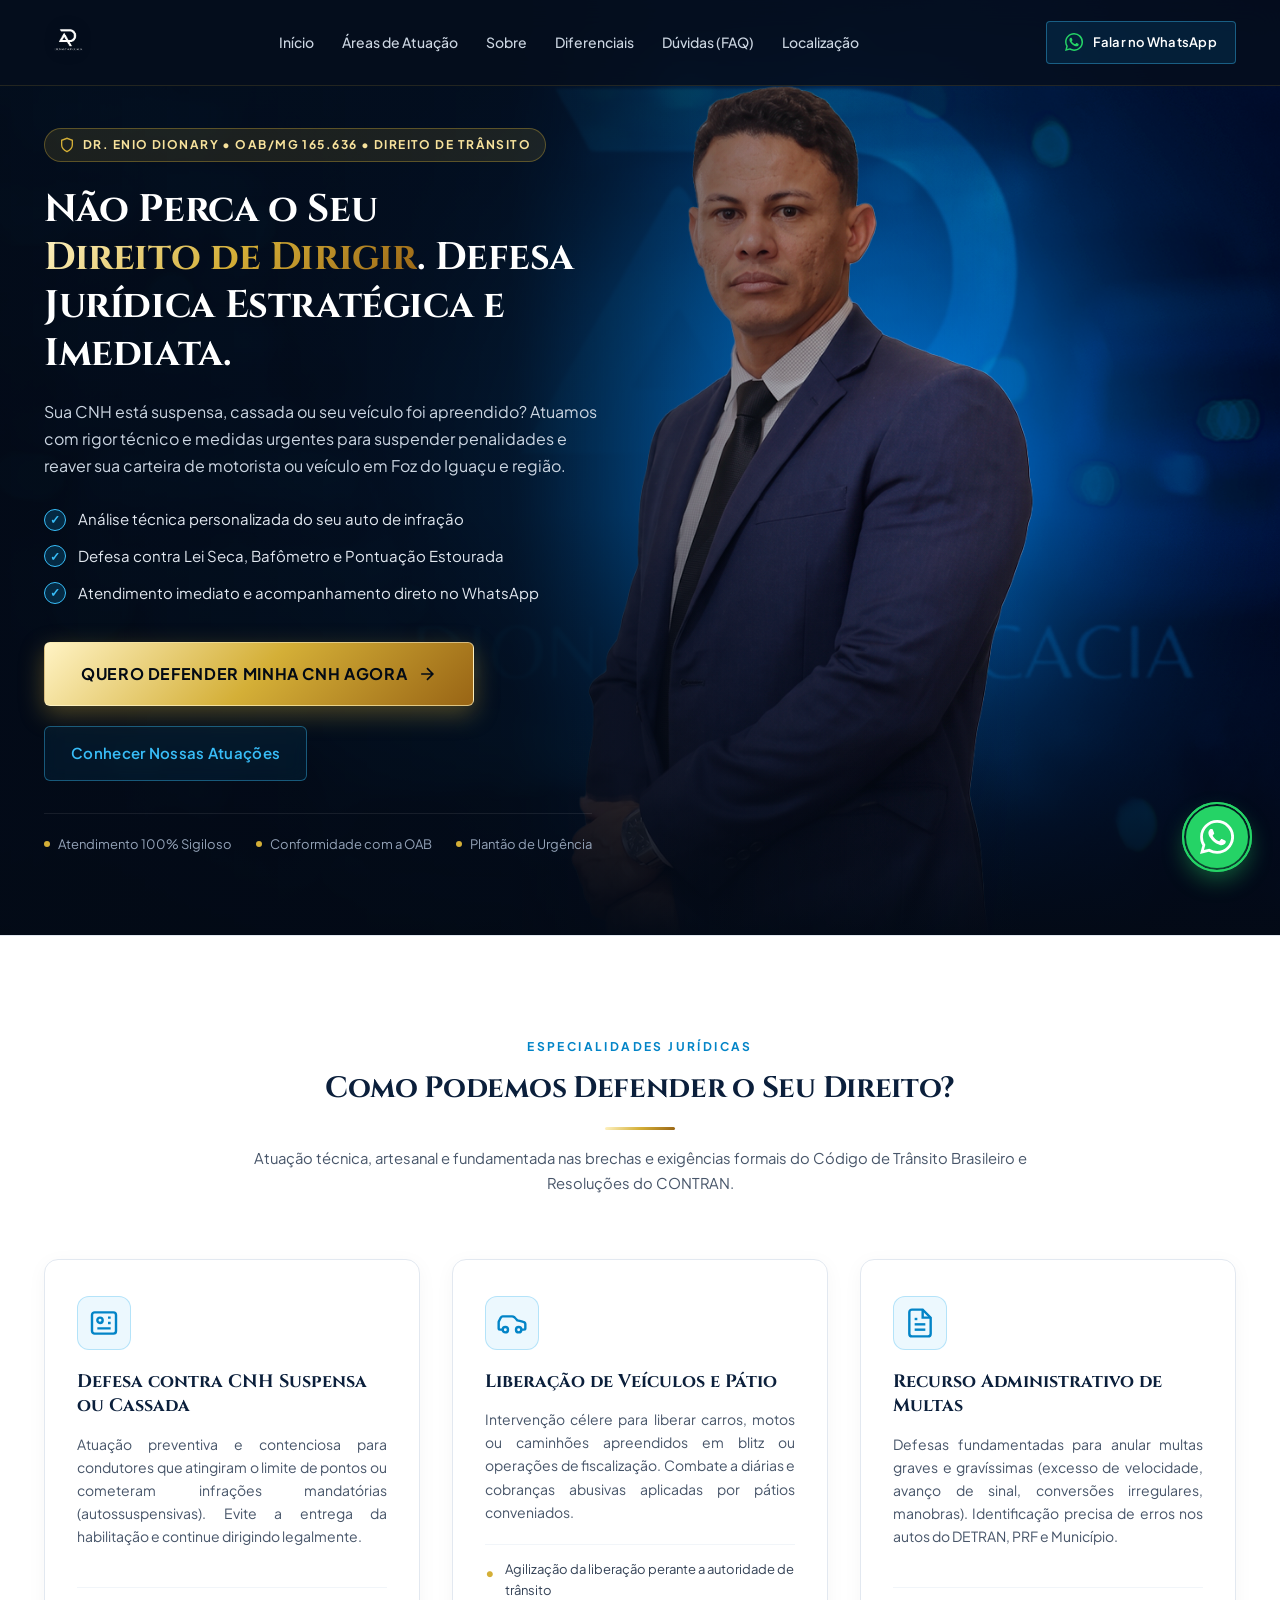
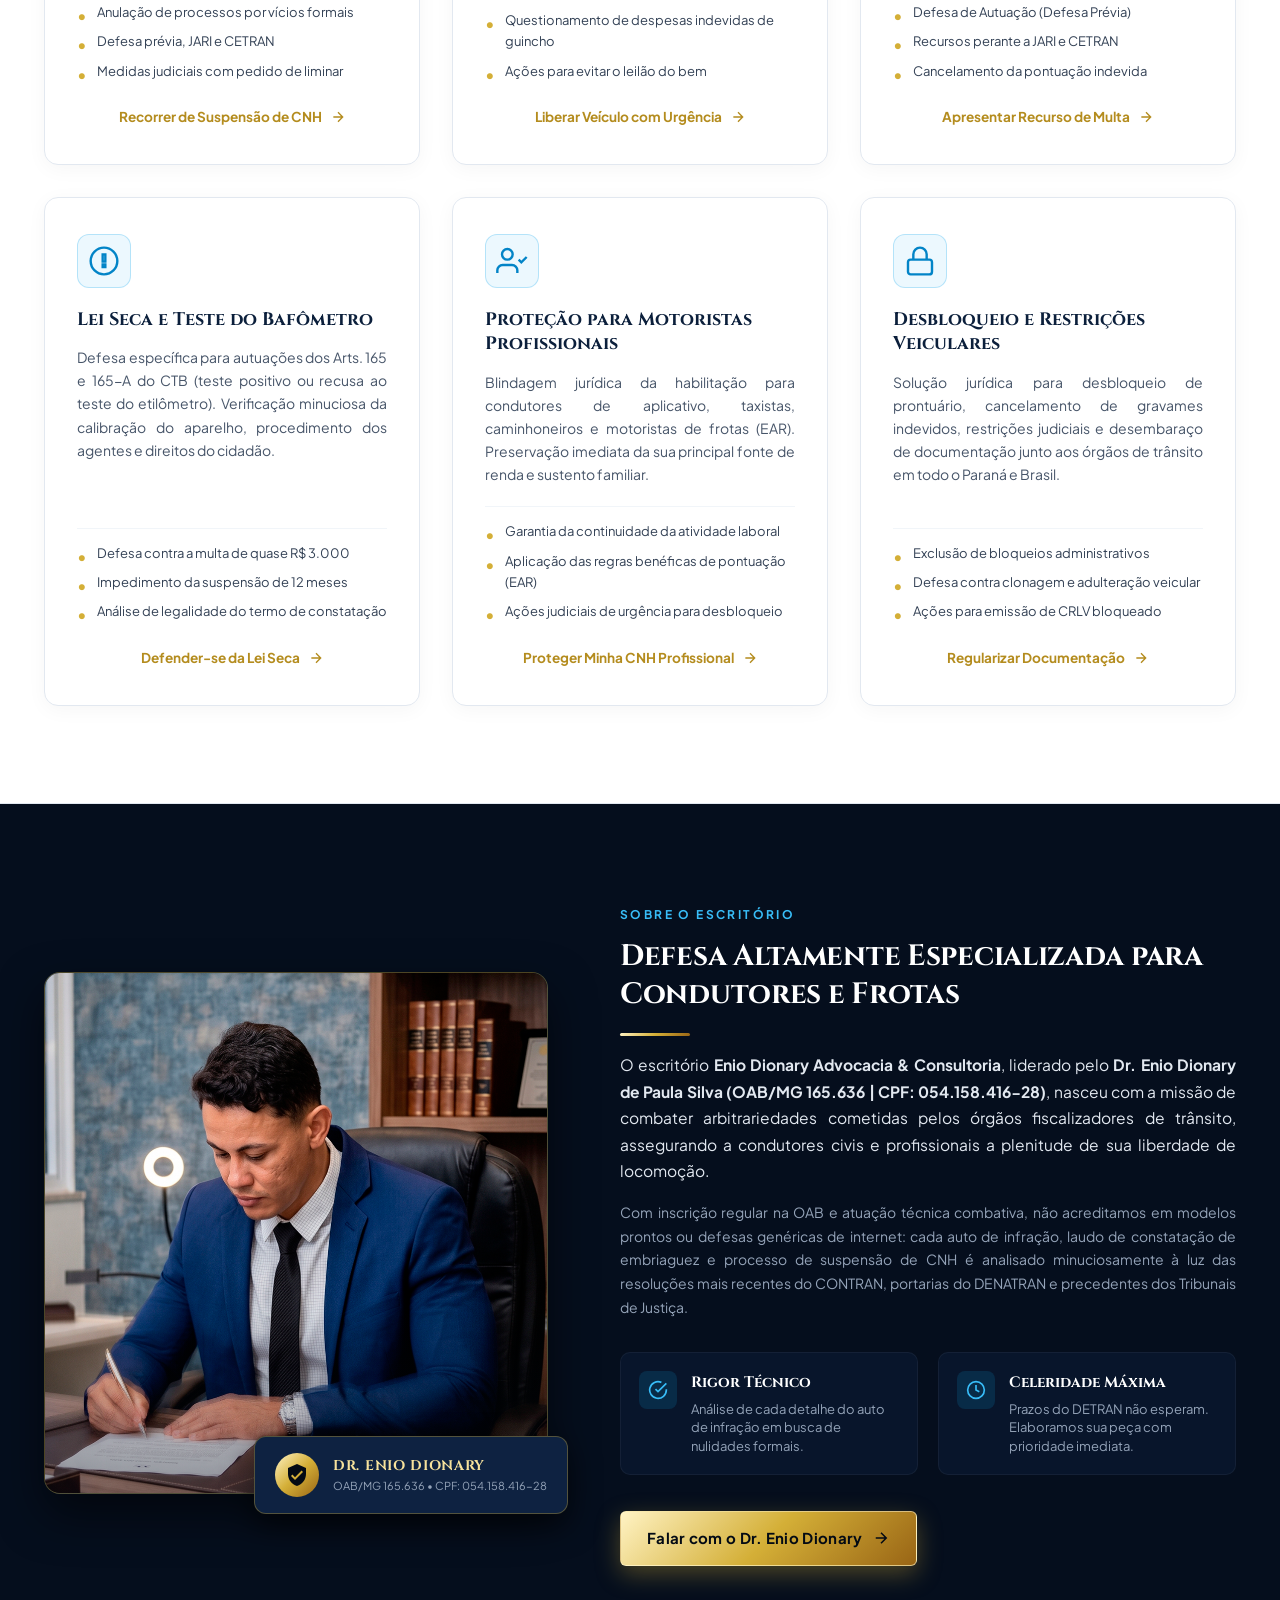
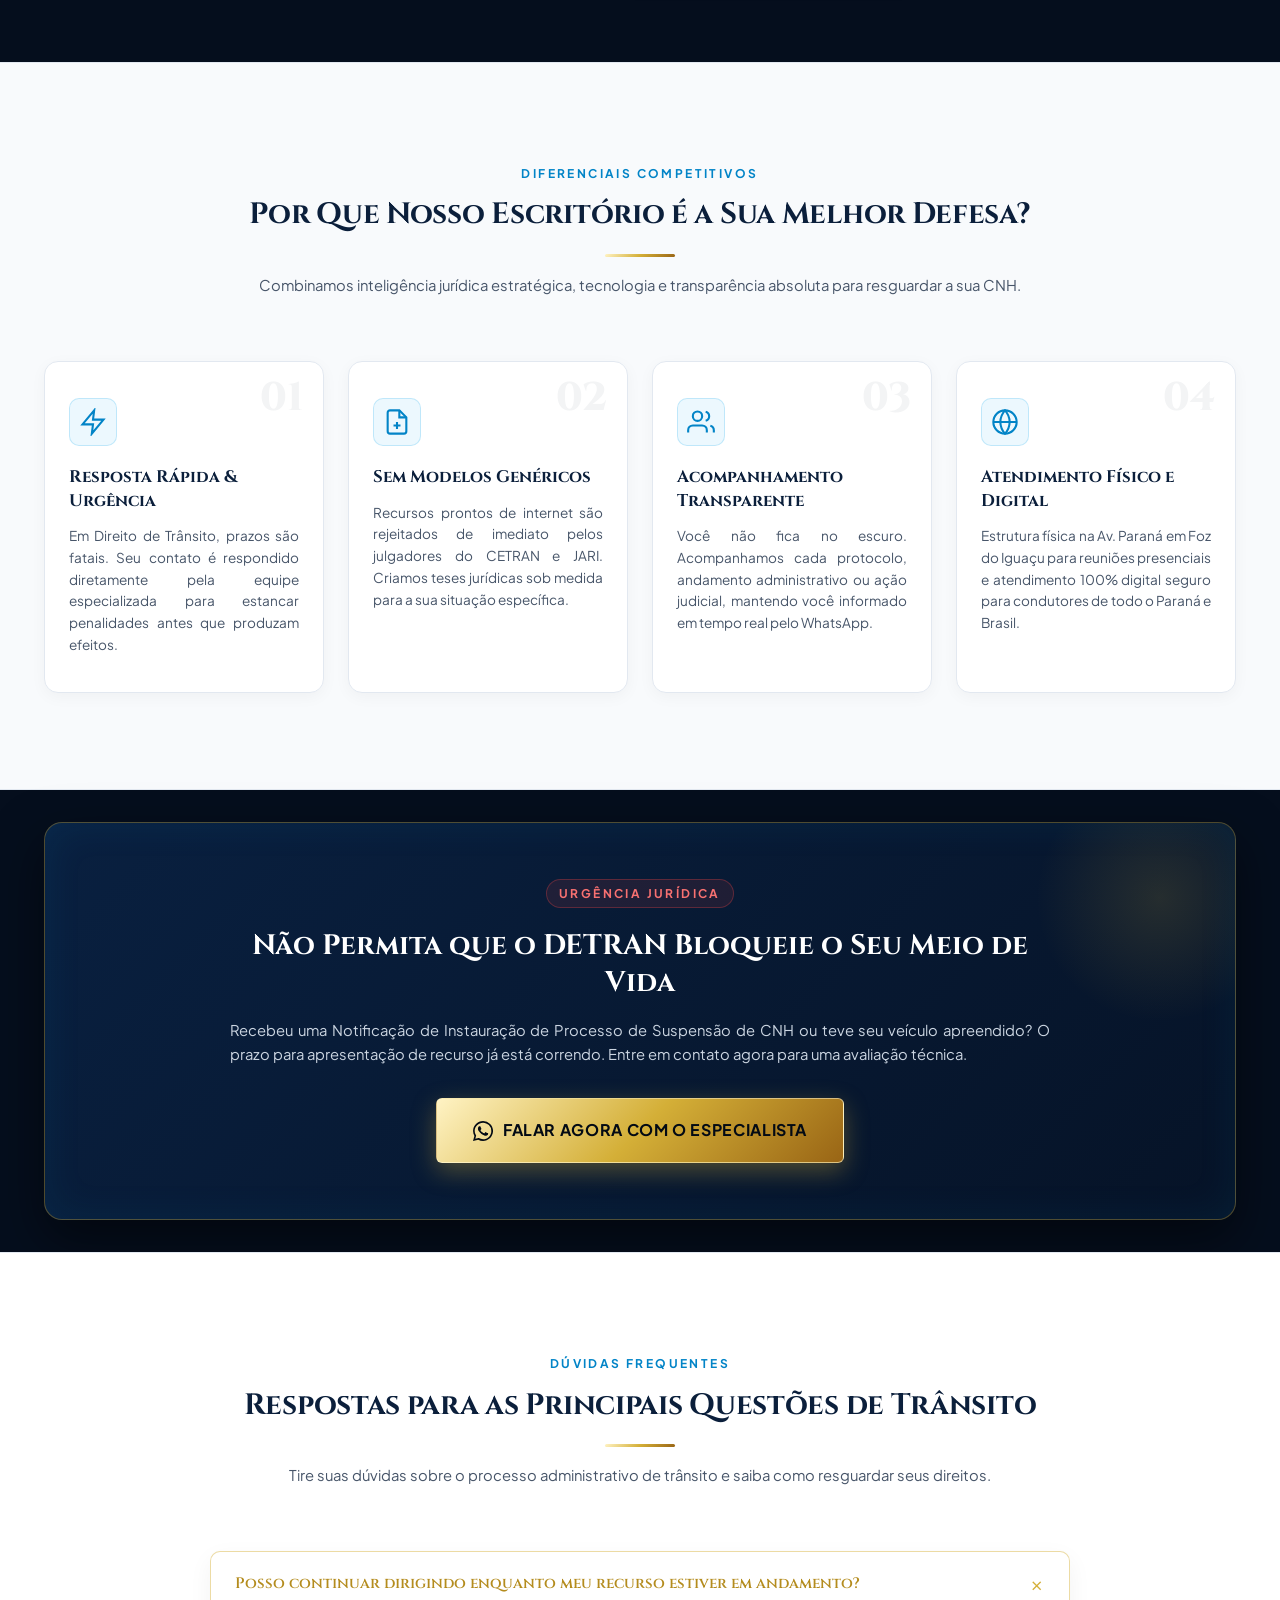
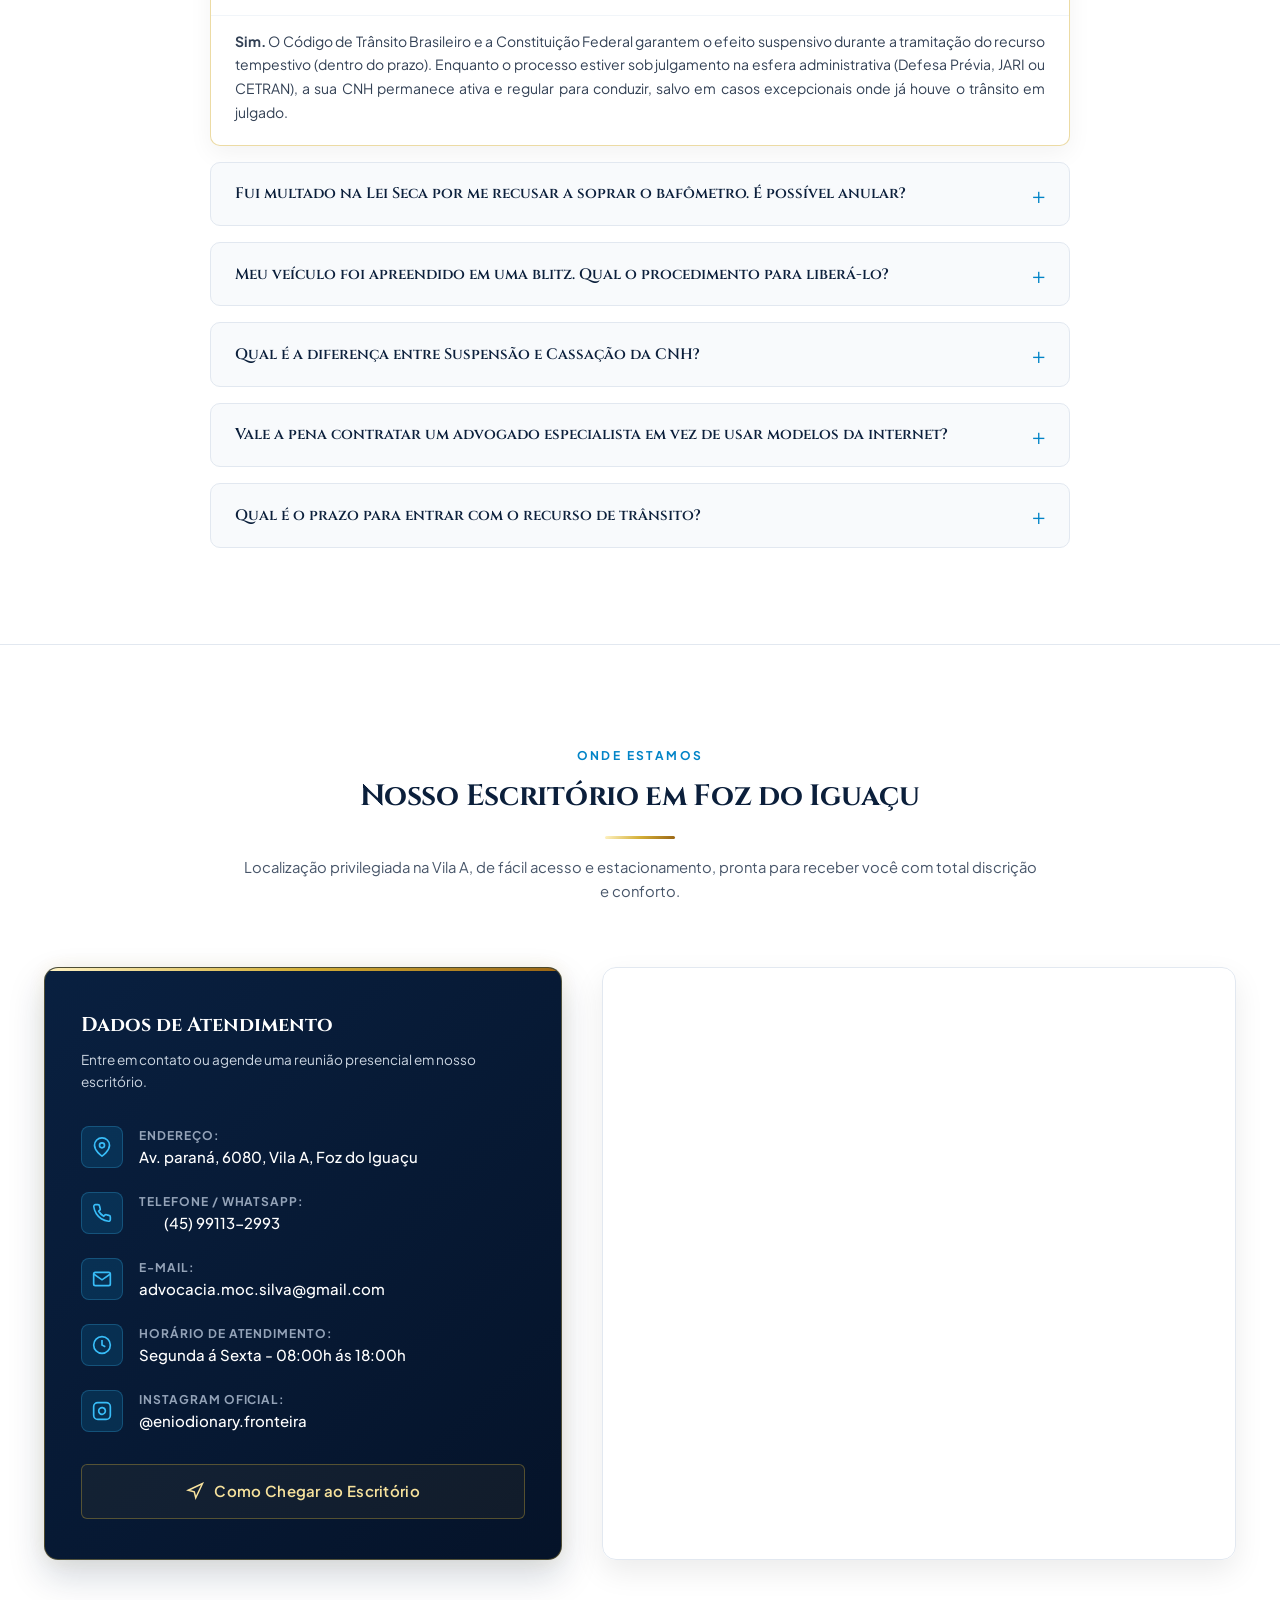
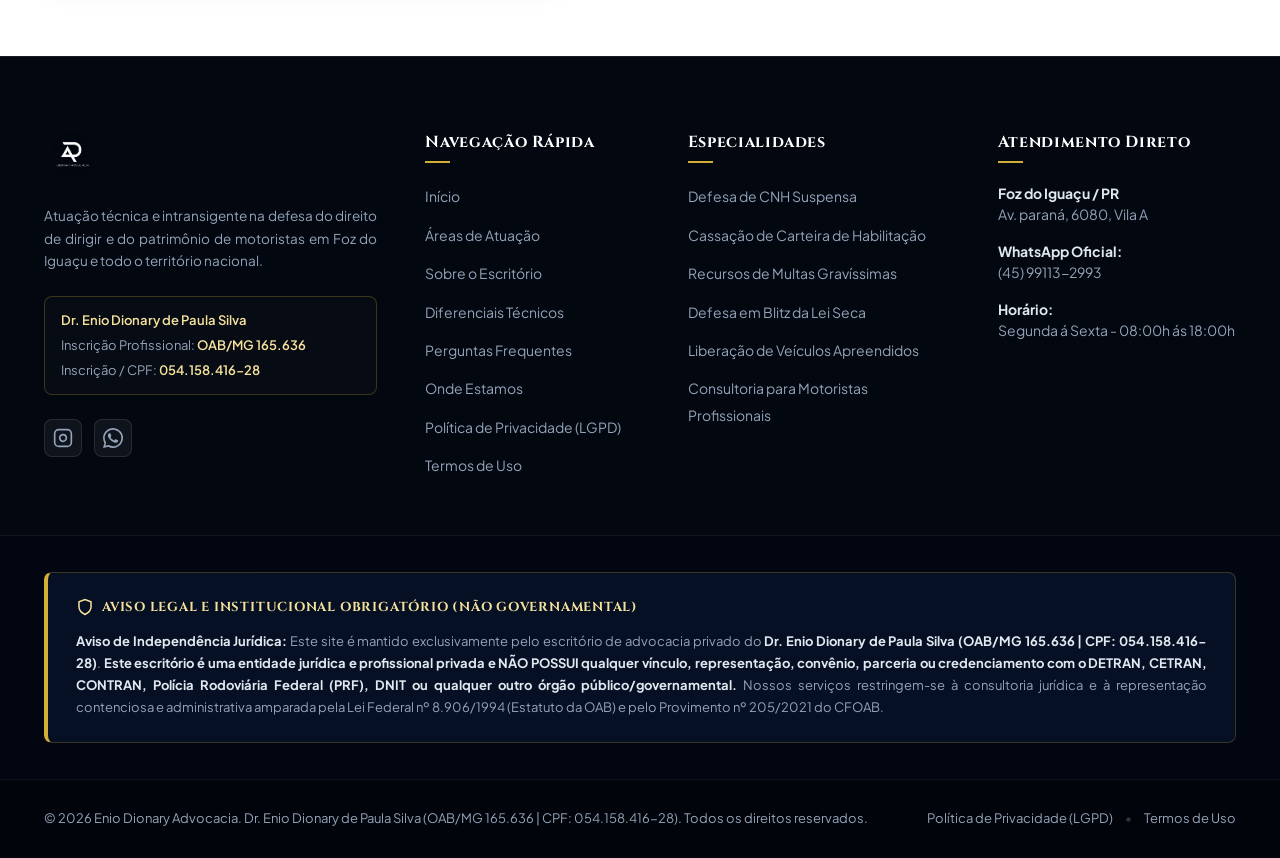
<file: index.html>
<!DOCTYPE html>
<!-- 
  Projeto: Landing Page de Luxo para Enio Dionary Advocacia
  Nicho: Direito de Trânsito (CNH Suspensa, Apreensão de Veículos, Recursos e Lei Seca)
  Desenvolvido com HTML5 semântico, CSS3 puro e JavaScript vanilla, sem dependências externas.
-->
<html lang="pt-BR">
<head>
  <!-- Configurações fundamentais de codificação e responsividade para dispositivos móveis -->
  <meta charset="UTF-8">
  <meta name="viewport" content="width=device-width, initial-scale=1.0">
  <meta http-equiv="X-UA-Compatible" content="IE=edge">

  <!-- Título Otimizado para SEO e Google Ads (Foco em intenção de busca local e nicho) -->
  <title>Dr. Enio Dionary | Advogado de Direito de Trânsito em Foz do Iguaçu | CNH e Recursos</title>

  <!-- Meta tags de SEO para rankeamento orgânico e índice de qualidade no Google Ads -->
  <meta name="description" content="Especialista em Direito de Trânsito em Foz do Iguaçu. Defesa contra CNH suspensa ou cassada, liberação rápida de veículos apreendidos, recursos de multas e Lei Seca. Atendimento ágil e personalizado.">
  <meta name="keywords" content="advogado direito de transito foz do iguaçu, cnh suspensa, recurso de multa, veiculo apreendido, lei seca bafometro, enio dionary advocacia, recurso jari cetran">
  <meta name="author" content="Dr. Enio Dionary - Advocacia de Trânsito">
  <meta name="robots" content="index, follow, max-snippet:-1, max-image-preview:large, max-video-preview:-1">
  <link rel="canonical" href="https://eniodionary.adv.br/">

  <!-- Favicon Oficial do Escritório Dr. Enio Dionary -->
  <link rel="icon" type="image/png" href="assets/Logo.png">
  <link rel="apple-touch-icon" href="assets/Logo.png">

  <!-- Meta tags para visualização e compartilhamento em redes sociais (Open Graph e Twitter Card) -->
  <meta property="og:locale" content="pt_BR">
  <meta property="og:type" content="website">
  <meta property="og:title" content="Dr. Enio Dionary | Defesa Especializada em Direito de Trânsito">
  <meta property="og:description" content="Recupere seu direito de dirigir. Defesa técnica contra suspensão de CNH, apreensão de veículos e recursos administrativos em Foz do Iguaçu. Fale agora pelo WhatsApp.">
  <meta property="og:url" content="https://eniodionary.adv.br/">
  <meta property="og:site_name" content="Enio Dionary Advocacia">
  <meta property="og:image" content="assets/Logo.png">
  <meta name="twitter:card" content="summary_large_image">
  <meta name="twitter:title" content="Dr. Enio Dionary | Direito de Trânsito em Foz do Iguaçu">
  <meta name="twitter:description" content="Assessoria jurídica ágil para CNH suspensa, bafômetro, liberação de veículos e recursos de multas.">
  <meta name="twitter:image" content="assets/Logo.png">

  <!-- Cor da barra do navegador em dispositivos móveis (Identidade visual sofisticada) -->
  <meta name="theme-color" content="#07162c">

  <!-- Google Tag Manager (GTM): Configuração do container de rastreamento Dr. Enio Dionary (GTM-NNBVV2N7) -->
  <script>
    /* Injeção assíncrona da biblioteca do Google Tag Manager para rastreamento de acessos, eventos e conversões */
    (function(w,d,s,l,i){w[l]=w[l]||[];w[l].push({'gtm.start':
    new Date().getTime(),event:'gtm.js'});var f=d.getElementsByTagName(s)[0],
    j=d.createElement(s),dl=l!='dataLayer'?'&l='+l:'';j.async=true;j.src=
    'https://www.googletagmanager.com/gtm.js?id='+i+dl;f.parentNode.insertBefore(j,f);
    })(window,document,'script','dataLayer','GTM-NNBVV2N7');
  </script>
  <!-- Fim do Google Tag Manager -->

  <!-- Dados Estruturados Schema.org (JSON-LD) para impulsionar SEO Local e Autenticidade Jurídica no Google Ads -->
  <!-- Identificação formal do Dr. Enio Dionary (OAB/MG 165.636 / CPF 054.158.416-28) contra acusações de phishing -->
  <script type="application/ld+json">
  {
    "@context": "https://schema.org",
    "@type": "LegalService",
    "name": "Enio Dionary Advocacia - Direito de Trânsito",
    "legalName": "Dr. Enio Dionary de Paula Silva",
    "identifier": "OAB/MG 165.636",
    "taxID": "054.158.416-28",
    "image": "https://eniodionary.adv.br/assets/logo.png",
    "description": "Escritório de advocacia especializado em Direito de Trânsito em Foz do Iguaçu. Defesas de CNH suspensa, anulação de multas, liberação de veículos e recursos pelo Dr. Enio Dionary de Paula Silva (OAB/MG 165.636).",
    "telephone": "+5545991132993",
    "email": "advocacia.moc.silva@gmail.com",
    "address": {
      "@type": "PostalAddress",
      "streetAddress": "Av. paraná, 6080",
      "addressLocality": "Foz do Iguaçu",
      "addressRegion": "PR",
      "addressCountry": "BR",
      "neighborhood": "Vila A"
    },
    "openingHoursSpecification": [
      {
        "@type": "OpeningHoursSpecification",
        "dayOfWeek": ["Monday", "Tuesday", "Wednesday", "Thursday", "Friday"],
        "opens": "08:00",
        "closes": "18:00"
      }
    ],
    "sameAs": [
      "https://www.instagram.com/eniodionary.fronteira/"
    ],
    "priceRange": "$$$"
  }
  </script>

  <!-- Pré-conexão para fontes para acelerar a renderização sem atrasar o carregamento inicial -->
  <link rel="preconnect" href="https://fonts.googleapis.com">
  <link rel="preconnect" href="https://fonts.gstatic.com" crossorigin>
  <link href="https://fonts.googleapis.com/css2?family=Cinzel:wght@500;600;700;800&family=Plus+Jakarta+Sans:wght@300;400;500;600;700&display=swap" rel="stylesheet">

  <!-- Estilização Principal da Página (CSS modular sem frameworks externos, com controle de versão para cache móvel) -->
  <link rel="stylesheet" href="css/style.css?v=1.0.2">
</head>
<body>
  <!-- Fallback noscript do Google Tag Manager (GTM-NNBVV2N7) para execução de tags caso o JavaScript esteja desabilitado -->
  <noscript>
    <iframe src="https://www.googletagmanager.com/ns.html?id=GTM-NNBVV2N7"
    height="0" width="0" style="display:none;visibility:hidden"></iframe>
  </noscript>

  <!-- ==========================================
       CABEÇALHO FIXO (HEADER) DE ALTO PADRÃO
       ========================================== -->
  <header class="site-header" id="siteHeader">
    <div class="container header-container">
      <!-- Logotipo Oficial do Escritório Enio Dionary -->
      <a href="#inicio" class="brand-logo" aria-label="Dr. Enio Dionary Advocacia e Consultoria de Trânsito">
        <img src="assets/Logo.png" alt="Logotipo Oficial Dr. Enio Dionary Advocacia de Trânsito" class="header-logo-img">
      </a>

      <!-- Navegação Principal para Desktop e Mobile com rolagem suave -->
      <nav class="main-nav" id="mainNav" aria-label="Navegação Principal">
        <ul class="nav-list">
          <li class="nav-item"><a href="#inicio" class="nav-link">Início</a></li>
          <li class="nav-item"><a href="#servicos" class="nav-link">Áreas de Atuação</a></li>
          <li class="nav-item"><a href="#sobre" class="nav-link">Sobre</a></li>
          <li class="nav-item"><a href="#diferenciais" class="nav-link">Diferenciais</a></li>
          <li class="nav-item"><a href="#faq" class="nav-link">Dúvidas (FAQ)</a></li>
          <li class="nav-item"><a href="#localizacao" class="nav-link">Localização</a></li>
        </ul>
        <!-- Botão de ação direta dentro do menu mobile para conversão rápida (WhatsApp atualizado para 45 99113-2993) -->
        <div class="mobile-nav-cta">
          <a href="https://wa.me/5545991132993?text=Ol%C3%A1%2C%20Dr.%20Enio%20Dionary.%20Preciso%20de%20orienta%C3%A7%C3%A3o%20urgente%20sobre%20Direito%20de%20Tr%C3%A2nsito." 
             class="btn btn-primary-gold elementor-button gtm-trackable" 
             target="_blank" 
             rel="noopener noreferrer"
             data-gtm-event="conversion_click"
             data-gtm-category="whatsapp_lead"
             data-gtm-action="click"
             data-gtm-label="menu_mobile_whatsapp">
            <span>Falar no WhatsApp</span>
          </a>
        </div>
      </nav>

      <!-- Ações do Cabeçalho: Botão de Consulta Rápida (WhatsApp atualizado para 45 99113-2993) -->
      <div class="header-actions">
        <a href="https://wa.me/5545991132993?text=Ol%C3%A1%2C%20Dr.%20Enio%20Dionary.%20Preciso%20de%20orienta%C3%A7%C3%A3o%20urgente%20sobre%20Direito%20de%20Tr%C3%A2nsito." 
           class="btn btn-header-cta elementor-button gtm-trackable" 
           target="_blank" 
           rel="noopener noreferrer"
           data-gtm-event="conversion_click"
           data-gtm-category="whatsapp_lead"
           data-gtm-action="click"
           data-gtm-label="header_consulta_rapida"
           id="btnHeaderCta">
          <svg class="icon-btn-whatsapp" viewBox="0 0 24 24" fill="currentColor" width="18" height="18" aria-hidden="true">
            <path d="M20.52 3.48A11.93 11.93 0 0 0 12.06 0C5.46 0 .09 5.37.09 11.97c0 2.11.55 4.17 1.6 5.99L0 24l6.23-1.63a11.93 11.93 0 0 0 5.83 1.51h.01c6.6 0 11.97-5.37 11.97-11.97 0-3.2-1.25-6.21-3.52-8.43zm-8.46 18.39h-.01c-1.8 0-3.56-.48-5.11-1.4l-.37-.22-3.8.99 1.02-3.7-.24-.38a9.92 9.92 0 0 1-1.52-5.2c0-5.5 4.48-9.98 9.98-9.98 2.66 0 5.17 1.04 7.05 2.92a9.94 9.94 0 0 1 2.93 7.06c0 5.5-4.48 9.98-9.98 9.98zm5.47-7.47c-.3-.15-1.78-.88-2.06-.98-.28-.1-.48-.15-.68.15-.2.3-.78.98-.95 1.18-.18.2-.35.23-.65.08-.3-.15-1.27-.47-2.42-1.49-.89-.8-1.5-1.78-1.67-2.08-.18-.3-.02-.46.13-.61.14-.14.3-.35.45-.53.15-.18.2-.3.3-.5.1-.2.05-.38-.02-.53-.08-.15-.68-1.63-.93-2.23-.24-.58-.49-.5-.68-.51h-.58c-.2 0-.53.08-.8.38-.28.3-1.05 1.03-1.05 2.51 0 1.49 1.08 2.92 1.23 3.13.15.2 2.13 3.25 5.16 4.56.72.31 1.28.5 1.72.64.72.23 1.38.2 1.9.12.58-.09 1.78-.73 2.03-1.43.25-.7.25-1.3.18-1.43-.08-.13-.28-.2-.58-.35z"/>
          </svg>
          <span>Falar no WhatsApp</span>
        </a>

        <!-- Botão Menu Hambúrguer para Telas Menores -->
        <button class="mobile-toggle" id="mobileToggle" aria-label="Abrir Menu de Navegação" aria-expanded="false">
          <span class="bar bar-1"></span>
          <span class="bar bar-2"></span>
          <span class="bar bar-3"></span>
        </button>
      </div>
    </div>
  </header>

  <main>
    <!-- ==========================================
         HERO SECTION (SEÇÃO PRINCIPAL - ACIMA DA DOBRA)
         Otimizada para alta conversão no Google Ads
         ========================================== -->
    <section class="hero-section" id="inicio">
      <!-- Seção Hero sem overlay para exibição nítida da imagem de fundo -->
      <div class="container hero-container">
        <div class="hero-content">
          <!-- Selo de Autoridade e Identificação OAB visível acima da dobra para compliance Google Ads -->
          <div class="badge-gold">
            <svg class="badge-icon" viewBox="0 0 24 24" fill="none" stroke="currentColor" stroke-width="2" width="16" height="16" aria-hidden="true">
              <path d="M12 22s8-4 8-10V5l-8-3-8 3v7c0 6 8 10 8 10z"/>
            </svg>
            <span>DR. ENIO DIONARY • OAB/MG 165.636 • DIREITO DE TRÂNSITO</span>
          </div>

          <!-- Headline Persuasiva de Alto Impacto com Palavras-Chave de Intenção -->
          <h1 class="hero-title">
            Não Perca o Seu <span class="highlight-gold">Direito de Dirigir</span>. Defesa Jurídica Estratégica e Imediata.
          </h1>

          <!-- Subheadline com Clareza das Soluções e Alívio da Urgência -->
          <p class="hero-description">
            Sua CNH está suspensa, cassada ou seu veículo foi apreendido? Atuamos com rigor técnico e medidas urgentes para suspender penalidades e reaver sua carteira de motorista ou veículo em Foz do Iguaçu e região.
          </p>

          <!-- Pontos Chave de Benefício Rápido -->
          <ul class="hero-highlights">
            <li class="highlight-item">
              <span class="check-icon">✓</span>
              <span>Análise técnica personalizada do seu auto de infração</span>
            </li>
            <li class="highlight-item">
              <span class="check-icon">✓</span>
              <span>Defesa contra Lei Seca, Bafômetro e Pontuação Estourada</span>
            </li>
            <li class="highlight-item">
              <span class="check-icon">✓</span>
              <span>Atendimento imediato e acompanhamento direto no WhatsApp</span>
            </li>
          </ul>

          <!-- Chamada para Ação Principal (CTA Primário atualizado para o WhatsApp 45 99113-2993) -->
          <div class="hero-cta-group">
            <a href="https://wa.me/5545991132993?text=Ol%C3%A1%2C%20Dr.%20Enio%20Dionary.%20Estou%20com%20problemas%20no%20meu%20direito%20de%20dirigir%20e%20preciso%20de%20defesa%20jur%C3%ADdica." 
               class="btn btn-primary-gold btn-large elementor-button gtm-trackable shimmer-effect"
               target="_blank"
               rel="noopener noreferrer"
               data-gtm-event="conversion_click"
               data-gtm-category="whatsapp_lead"
               data-gtm-action="click"
               data-gtm-label="hero_whatsapp_principal"
               id="btnHeroCta">
              <span class="btn-text">QUERO DEFENDER MINHA CNH AGORA</span>
              <svg class="btn-arrow" viewBox="0 0 24 24" fill="none" stroke="currentColor" stroke-width="2" width="20" height="20" aria-hidden="true">
                <path d="M5 12h14M12 5l7 7-7 7"/>
              </svg>
            </a>

            <a href="#servicos" class="btn btn-outline-cyan">
              <span>Conhecer Nossas Atuações</span>
            </a>
          </div>

          <!-- Indicadores de Segurança e Sigilo -->
          <div class="hero-trust-bar">
            <div class="trust-item">
              <span class="trust-dot"></span>
              <span>Atendimento 100% Sigiloso</span>
            </div>
            <div class="trust-item">
              <span class="trust-dot"></span>
              <span>Conformidade com a OAB</span>
            </div>
            <div class="trust-item">
              <span class="trust-dot"></span>
              <span>Plantão de Urgência</span>
            </div>
          </div>
        </div>

        <!-- O card de métricas e autoridade foi removido da hero conforme solicitação do cliente -->
      </div>
    </section>

    <!-- ==========================================
         SEÇÃO DE SERVIÇOS / ÁREAS DE ATUAÇÃO
         Cards específicos com alto apelo visual
         ========================================== -->
    <section class="services-section section-padding" id="servicos">
      <div class="container">
        <div class="section-header text-center">
          <span class="section-pretitle">ESPECIALIDADES JURÍDICAS</span>
          <h2 class="section-title">Como Podemos Defender o Seu Direito?</h2>
          <div class="gold-divider" aria-hidden="true"></div>
          <p class="section-subtitle">
            Atuação técnica, artesanal e fundamentada nas brechas e exigências formais do Código de Trânsito Brasileiro e Resoluções do CONTRAN.
          </p>
        </div>

        <div class="services-grid">
          <!-- Card 1: CNH Suspensa ou Cassada -->
          <article class="service-card" data-service="cnh-suspensa">
            <div class="service-icon-wrap">
              <svg viewBox="0 0 24 24" fill="none" stroke="currentColor" stroke-width="1.8" width="32" height="32" aria-hidden="true">
                <rect x="3" y="4" width="18" height="16" rx="2"/>
                <circle cx="9" cy="10" r="2"/>
                <path d="M15 8h2M15 12h2M7 16h10"/>
              </svg>
            </div>
            <h3 class="service-name">Defesa contra CNH Suspensa ou Cassada</h3>
            <p class="service-desc">
              Atuação preventiva e contenciosa para condutores que atingiram o limite de pontos ou cometeram infrações mandatórias (autossuspensivas). Evite a entrega da habilitação e continue dirigindo legalmente.
            </p>
            <ul class="service-features">
              <li>Anulação de processos por vícios formais</li>
              <li>Defesa prévia, JARI e CETRAN</li>
              <li>Medidas judiciais com pedido de liminar</li>
            </ul>
            <!-- Link direto para atendimento no WhatsApp sobre CNH Suspensa (45 99113-2993) -->
            <a href="https://wa.me/5545991132993?text=Ol%C3%A1%2C%20Dr.%20Enio.%20Minha%20CNH%20est%C3%A1%20em%20processo%20de%20suspens%C3%A3o%20ou%20cassa%C3%A7%C3%A3o.%20Gostaria%20de%20uma%20defesa." 
               class="service-link elementor-button gtm-trackable"
               target="_blank"
               rel="noopener noreferrer"
               data-gtm-event="conversion_click"
               data-gtm-category="whatsapp_lead"
               data-gtm-action="click"
               data-gtm-label="servico_cnh_suspensa">
              <span>Recorrer de Suspensão de CNH</span>
              <svg viewBox="0 0 24 24" fill="none" stroke="currentColor" stroke-width="2" width="16" height="16" aria-hidden="true">
                <path d="M5 12h14M12 5l7 7-7 7"/>
              </svg>
            </a>
          </article>

          <!-- Card 2: Apreensão e Retenção de Veículo -->
          <article class="service-card" data-service="apreensao-veiculo">
            <div class="service-icon-wrap">
              <svg viewBox="0 0 24 24" fill="none" stroke="currentColor" stroke-width="1.8" width="32" height="32" aria-hidden="true">
                <path d="M19 17h2c.6 0 1-.4 1-1v-3c0-.9-.7-1.7-1.5-1.9C18.7 10.6 16 10 16 10s-1.3-1.4-2.2-2.3c-.5-.4-1.1-.7-1.8-.7H5c-.6 0-1.1.4-1.4.9l-1.5 3c-.1.2-.1.4-.1.6v4.5c0 .6.4 1 1 1h2"/>
                <circle cx="7" cy="17" r="2"/>
                <circle cx="17" cy="17" r="2"/>
              </svg>
            </div>
            <h3 class="service-name">Liberação de Veículos e Pátio</h3>
            <p class="service-desc">
              Intervenção célere para liberar carros, motos ou caminhões apreendidos em blitz ou operações de fiscalização. Combate a diárias e cobranças abusivas aplicadas por pátios conveniados.
            </p>
            <ul class="service-features">
              <li>Agilização da liberação perante a autoridade de trânsito</li>
              <li>Questionamento de despesas indevidas de guincho</li>
              <li>Ações para evitar o leilão do bem</li>
            </ul>
            <!-- Link direto para atendimento no WhatsApp sobre Liberação de Veículo (45 99113-2993) -->
            <a href="https://wa.me/5545991132993?text=Ol%C3%A1%2C%20Dr.%20Enio.%20Meu%20ve%C3%ADculo%20foi%20apreendido%20e%20preciso%20de%20ajuda%20para%20liber%C3%A1-lo." 
               class="service-link elementor-button gtm-trackable"
               target="_blank"
               rel="noopener noreferrer"
               data-gtm-event="conversion_click"
               data-gtm-category="whatsapp_lead"
               data-gtm-action="click"
               data-gtm-label="servico_veiculo_apreendido">
              <span>Liberar Veículo com Urgência</span>
              <svg viewBox="0 0 24 24" fill="none" stroke="currentColor" stroke-width="2" width="16" height="16" aria-hidden="true">
                <path d="M5 12h14M12 5l7 7-7 7"/>
              </svg>
            </a>
          </article>

          <!-- Card 3: Recursos Administrativos de Multas -->
          <article class="service-card" data-service="recursos-multas">
            <div class="service-icon-wrap">
              <svg viewBox="0 0 24 24" fill="none" stroke="currentColor" stroke-width="1.8" width="32" height="32" aria-hidden="true">
                <path d="M14 2H6a2 2 0 0 0-2 2v16a2 2 0 0 0 2 2h12a2 2 0 0 0 2-2V8z"/>
                <polyline points="14 2 14 8 20 8"/>
                <line x1="16" y1="13" x2="8" y2="13"/>
                <line x1="16" y1="17" x2="8" y2="17"/>
                <polyline points="10 9 9 9 8 9"/>
              </svg>
            </div>
            <h3 class="service-name">Recurso Administrativo de Multas</h3>
            <p class="service-desc">
              Defesas fundamentadas para anular multas graves e gravíssimas (excesso de velocidade, avanço de sinal, conversões irregulares, manobras). Identificação precisa de erros nos autos do DETRAN, PRF e Município.
            </p>
            <ul class="service-features">
              <li>Defesa de Autuação (Defesa Prévia)</li>
              <li>Recursos perante a JARI e CETRAN</li>
              <li>Cancelamento da pontuação indevida</li>
            </ul>
            <!-- Link direto para atendimento no WhatsApp sobre Recurso de Multas (45 99113-2993) -->
            <a href="https://wa.me/5545991132993?text=Ol%C3%A1%2C%20Dr.%20Enio.%20Recebi%20uma%20multa%20e%20gostaria%20de%20apresentar%20um%20recurso%20administrativo." 
               class="service-link elementor-button gtm-trackable"
               target="_blank"
               rel="noopener noreferrer"
               data-gtm-event="conversion_click"
               data-gtm-category="whatsapp_lead"
               data-gtm-action="click"
               data-gtm-label="servico_recurso_multa">
              <span>Apresentar Recurso de Multa</span>
              <svg viewBox="0 0 24 24" fill="none" stroke="currentColor" stroke-width="2" width="16" height="16" aria-hidden="true">
                <path d="M5 12h14M12 5l7 7-7 7"/>
              </svg>
            </a>
          </article>

          <!-- Card 4: Lei Seca e Bafômetro -->
          <article class="service-card" data-service="lei-seca">
            <div class="service-icon-wrap">
              <svg viewBox="0 0 24 24" fill="none" stroke="currentColor" stroke-width="1.8" width="32" height="32" aria-hidden="true">
                <path d="M12 2a10 10 0 1 0 10 10A10 10 0 0 0 12 2zm1 14.5h-2v-2h2zm0-4h-2V7h2z"/>
              </svg>
            </div>
            <h3 class="service-name">Lei Seca e Teste do Bafômetro</h3>
            <p class="service-desc">
              Defesa específica para autuações dos Arts. 165 e 165-A do CTB (teste positivo ou recusa ao teste do etilômetro). Verificação minuciosa da calibração do aparelho, procedimento dos agentes e direitos do cidadão.
            </p>
            <ul class="service-features">
              <li>Defesa contra a multa de quase R$ 3.000</li>
              <li>Impedimento da suspensão de 12 meses</li>
              <li>Análise de legalidade do termo de constatação</li>
            </ul>
            <!-- Link direto para atendimento no WhatsApp sobre Lei Seca (45 99113-2993) -->
            <a href="https://wa.me/5545991132993?text=Ol%C3%A1%2C%20Dr.%20Enio.%20Fui%20autuado%20na%20Lei%20Seca%20%28Baf%C3%B4metro%29%20e%20preciso%20de%20defesa%20jur%C3%ADdica." 
               class="service-link elementor-button gtm-trackable"
               target="_blank"
               rel="noopener noreferrer"
               data-gtm-event="conversion_click"
               data-gtm-category="whatsapp_lead"
               data-gtm-action="click"
               data-gtm-label="servico_lei_seca">
              <span>Defender-se da Lei Seca</span>
              <svg viewBox="0 0 24 24" fill="none" stroke="currentColor" stroke-width="2" width="16" height="16" aria-hidden="true">
                <path d="M5 12h14M12 5l7 7-7 7"/>
              </svg>
            </a>
          </article>

          <!-- Card 5: Motoristas Profissionais e CNH EAR -->
          <article class="service-card" data-service="motoristas-profissionais">
            <div class="service-icon-wrap">
              <svg viewBox="0 0 24 24" fill="none" stroke="currentColor" stroke-width="1.8" width="32" height="32" aria-hidden="true">
                <path d="M16 21v-2a4 4 0 0 0-4-4H5a4 4 0 0 0-4 4v2"/>
                <circle cx="8.5" cy="7" r="4"/>
                <polyline points="17 11 19 13 23 9"/>
              </svg>
            </div>
            <h3 class="service-name">Proteção para Motoristas Profissionais</h3>
            <p class="service-desc">
              Blindagem jurídica da habilitação para condutores de aplicativo, taxistas, caminhoneiros e motoristas de frotas (EAR). Preservação imediata da sua principal fonte de renda e sustento familiar.
            </p>
            <ul class="service-features">
              <li>Garantia da continuidade da atividade laboral</li>
              <li>Aplicação das regras benéficas de pontuação (EAR)</li>
              <li>Ações judiciais de urgência para desbloqueio</li>
            </ul>
            <!-- Link direto para atendimento no WhatsApp para motoristas profissionais (45 99113-2993) -->
            <a href="https://wa.me/5545991132993?text=Ol%C3%A1%2C%20Dr.%20Enio.%20Sou%20motorista%20profissional%20e%20n%C3%A3o%20posso%20ficar%20sem%20minha%20CNH.%20Preciso%20de%20aux%C3%ADlio." 
               class="service-link elementor-button gtm-trackable"
               target="_blank"
               rel="noopener noreferrer"
               data-gtm-event="conversion_click"
               data-gtm-category="whatsapp_lead"
               data-gtm-action="click"
               data-gtm-label="servico_motorista_profissional">
              <span>Proteger Minha CNH Profissional</span>
              <svg viewBox="0 0 24 24" fill="none" stroke="currentColor" stroke-width="2" width="16" height="16" aria-hidden="true">
                <path d="M5 12h14M12 5l7 7-7 7"/>
              </svg>
            </a>
          </article>

          <!-- Card 6: Desbloqueio e Regularização Veicular -->
          <article class="service-card" data-service="regularizacao-veicular">
            <div class="service-icon-wrap">
              <svg viewBox="0 0 24 24" fill="none" stroke="currentColor" stroke-width="1.8" width="32" height="32" aria-hidden="true">
                <rect x="3" y="11" width="18" height="11" rx="2" ry="2"/>
                <path d="M7 11V7a5 5 0 0 1 10 0v4"/>
              </svg>
            </div>
            <h3 class="service-name">Desbloqueio e Restrições Veiculares</h3>
            <p class="service-desc">
              Solução jurídica para desbloqueio de prontuário, cancelamento de gravames indevidos, restrições judiciais e desembaraço de documentação junto aos órgãos de trânsito em todo o Paraná e Brasil.
            </p>
            <ul class="service-features">
              <li>Exclusão de bloqueios administrativos</li>
              <li>Defesa contra clonagem e adulteração veicular</li>
              <li>Ações para emissão de CRLV bloqueado</li>
            </ul>
            <!-- Link direto para atendimento no WhatsApp sobre Desbloqueio Veicular (45 99113-2993) -->
            <a href="https://wa.me/5545991132993?text=Ol%C3%A1%2C%20Dr.%20Enio.%20Tenho%20um%20bloqueio%20ou%20restri%C3%A7%C3%A3o%20no%20meu%20ve%C3%ADculo%20e%20preciso%20regularizar." 
               class="service-link elementor-button gtm-trackable"
               target="_blank"
               rel="noopener noreferrer"
               data-gtm-event="conversion_click"
               data-gtm-category="whatsapp_lead"
               data-gtm-action="click"
               data-gtm-label="servico_desbloqueio_veicular">
              <span>Regularizar Documentação</span>
              <svg viewBox="0 0 24 24" fill="none" stroke="currentColor" stroke-width="2" width="16" height="16" aria-hidden="true">
                <path d="M5 12h14M12 5l7 7-7 7"/>
              </svg>
            </a>
          </article>
        </div>
      </div>
    </section>

    <!-- ==========================================
         SEÇÃO SOBRE O ESCRITÓRIO E ADVOGADO
         Construção de Autoridade e Confiança
         ========================================== -->
    <section class="about-section section-padding" id="sobre">
      <div class="container about-container">
        <!-- Coluna Visual: Imagem/Composição de Luxo do Escritório -->
        <div class="about-visual">
          <div class="about-frame">
            <div class="frame-backdrop"></div>
            <!-- Selo de identificação oficial com registro da OAB e CPF -->
            <div class="about-card-badge">
              <div class="gold-seal">
                <svg viewBox="0 0 24 24" fill="currentColor" width="24" height="24" aria-hidden="true">
                  <path d="M12 1L3 5v6c0 5.55 3.84 10.74 9 12 5.16-1.26 9-6.45 9-12V5l-9-4zm-2 16l-4-4 1.41-1.41L10 14.17l6.59-6.59L18 9l-8 8z"/>
                </svg>
              </div>
              <div class="seal-text">
                <strong>DR. ENIO DIONARY</strong>
                <span>OAB/MG 165.636 • CPF: 054.158.416-28</span>
              </div>
            </div>

            <!-- Fotografia Oficial do Dr. Enio Dionary em seu Escritório de Advocacia -->
            <div class="about-image-wrapper">
              <img src="assets/sobre.png" 
                   alt="Dr. Enio Dionary de Paula Silva - OAB/MG 165.636 - Advogado de Direito de Trânsito" 
                   class="about-img" 
                   width="600" 
                   height="800" 
                   loading="lazy" 
                   decoding="async">
            </div>
          </div>
        </div>

        <!-- Coluna de Texto: História, Autoridade e Abordagem -->
        <div class="about-content">
          <span class="section-pretitle">SOBRE O ESCRITÓRIO</span>
          <h2 class="section-title">Defesa Altamente Especializada para Condutores e Frotas</h2>
          <div class="gold-divider left-align" aria-hidden="true"></div>

          <p class="about-lead">
            O escritório <strong>Enio Dionary Advocacia & Consultoria</strong>, liderado pelo <strong>Dr. Enio Dionary de Paula Silva (OAB/MG 165.636 | CPF: 054.158.416-28)</strong>, nasceu com a missão de combater arbitrariedades cometidas pelos órgãos fiscalizadores de trânsito, assegurando a condutores civis e profissionais a plenitude de sua liberdade de locomoção.
          </p>

          <p class="about-text">
            Com inscrição regular na OAB e atuação técnica combativa, não acreditamos em modelos prontos ou defesas genéricas de internet: cada auto de infração, laudo de constatação de embriaguez e processo de suspensão de CNH é analisado minuciosamente à luz das resoluções mais recentes do CONTRAN, portarias do DENATRAN e precedentes dos Tribunais de Justiça.
          </p>

          <!-- Três Pilares da Atuação -->
          <div class="pillars-grid">
            <div class="pillar-card">
              <div class="pillar-icon">
                <svg viewBox="0 0 24 24" fill="none" stroke="currentColor" stroke-width="2" width="20" height="20" aria-hidden="true">
                  <path d="M22 11.08V12a10 10 0 1 1-5.93-9.14"/>
                  <polyline points="22 4 12 14.01 9 11.01"/>
                </svg>
              </div>
              <div class="pillar-info">
                <h4>Rigor Técnico</h4>
                <p>Análise de cada detalhe do auto de infração em busca de nulidades formais.</p>
              </div>
            </div>

            <div class="pillar-card">
              <div class="pillar-icon">
                <svg viewBox="0 0 24 24" fill="none" stroke="currentColor" stroke-width="2" width="20" height="20" aria-hidden="true">
                  <circle cx="12" cy="12" r="10"/>
                  <polyline points="12 6 12 12 16 14"/>
                </svg>
              </div>
              <div class="pillar-info">
                <h4>Celeridade Máxima</h4>
                <p>Prazos do DETRAN não esperam. Elaboramos sua peça com prioridade imediata.</p>
              </div>
            </div>
          </div>

          <!-- Botão de Ação na Seção Sobre (WhatsApp atualizado para 45 99113-2993) -->
          <div class="about-action">
            <a href="https://wa.me/5545991132993?text=Ol%C3%A1%2C%20Dr.%20Enio.%20Li%20sobre%20sua%20atua%C3%A7%C3%A3o%20em%20Direito%20de%20Tr%C3%A2nsito%20e%20gostaria%20de%20apresentar%20meu%20caso." 
               class="btn btn-primary-gold elementor-button gtm-trackable"
               target="_blank"
               rel="noopener noreferrer"
               data-gtm-event="conversion_click"
               data-gtm-category="whatsapp_lead"
               data-gtm-action="click"
               data-gtm-label="sobre_falar_especialista">
              <span>Falar com o Dr. Enio Dionary</span>
              <svg viewBox="0 0 24 24" fill="none" stroke="currentColor" stroke-width="2" width="18" height="18" aria-hidden="true">
                <path d="M5 12h14M12 5l7 7-7 7"/>
              </svg>
            </a>
          </div>
        </div>
      </div>
    </section>

    <!-- ==========================================
         SEÇÃO DE DIFERENCIAIS EXCLUSIVOS
         Razões pelas quais os clientes escolhem o escritório
         ========================================== -->
    <section class="differentials-section section-padding" id="diferenciais">
      <div class="container">
        <div class="section-header text-center">
          <span class="section-pretitle">DIFERENCIAIS COMPETITIVOS</span>
          <h2 class="section-title">Por Que Nosso Escritório é a Sua Melhor Defesa?</h2>
          <div class="gold-divider" aria-hidden="true"></div>
          <p class="section-subtitle">
            Combinamos inteligência jurídica estratégica, tecnologia e transparência absoluta para resguardar a sua CNH.
          </p>
        </div>

        <div class="differentials-grid">
          <!-- Diferencial 1 -->
          <div class="diff-card">
            <div class="diff-num">01</div>
            <div class="diff-icon">
              <svg viewBox="0 0 24 24" fill="none" stroke="currentColor" stroke-width="1.8" width="28" height="28" aria-hidden="true">
                <polygon points="13 2 3 14 12 14 11 22 21 10 12 10 13 2"/>
              </svg>
            </div>
            <h3 class="diff-title">Resposta Rápida & Urgência</h3>
            <p class="diff-text">
              Em Direito de Trânsito, prazos são fatais. Seu contato é respondido diretamente pela equipe especializada para estancar penalidades antes que produzam efeitos.
            </p>
          </div>

          <!-- Diferencial 2 -->
          <div class="diff-card">
            <div class="diff-num">02</div>
            <div class="diff-icon">
              <svg viewBox="0 0 24 24" fill="none" stroke="currentColor" stroke-width="1.8" width="28" height="28" aria-hidden="true">
                <path d="M14 2H6a2 2 0 0 0-2 2v16a2 2 0 0 0 2 2h12a2 2 0 0 0 2-2V8z"/>
                <polyline points="14 2 14 8 20 8"/>
                <path d="M12 18v-6M9 15h6"/>
              </svg>
            </div>
            <h3 class="diff-title">Sem Modelos Genéricos</h3>
            <p class="diff-text">
              Recursos prontos de internet são rejeitados de imediato pelos julgadores do CETRAN e JARI. Criamos teses jurídicas sob medida para a sua situação específica.
            </p>
          </div>

          <!-- Diferencial 3 -->
          <div class="diff-card">
            <div class="diff-num">03</div>
            <div class="diff-icon">
              <svg viewBox="0 0 24 24" fill="none" stroke="currentColor" stroke-width="1.8" width="28" height="28" aria-hidden="true">
                <path d="M17 21v-2a4 4 0 0 0-4-4H5a4 4 0 0 0-4 4v2"/>
                <circle cx="9" cy="7" r="4"/>
                <path d="M23 21v-2a4 4 0 0 0-3-3.87M16 3.13a4 4 0 0 1 0 7.75"/>
              </svg>
            </div>
            <h3 class="diff-title">Acompanhamento Transparente</h3>
            <p class="diff-text">
              Você não fica no escuro. Acompanhamos cada protocolo, andamento administrativo ou ação judicial, mantendo você informado em tempo real pelo WhatsApp.
            </p>
          </div>

          <!-- Diferencial 4 -->
          <div class="diff-card">
            <div class="diff-num">04</div>
            <div class="diff-icon">
              <svg viewBox="0 0 24 24" fill="none" stroke="currentColor" stroke-width="1.8" width="28" height="28" aria-hidden="true">
                <circle cx="12" cy="12" r="10"/>
                <line x1="2" y1="12" x2="22" y2="12"/>
                <path d="M12 2a15.3 15.3 0 0 1 4 10 15.3 15.3 0 0 1-4 10 15.3 15.3 0 0 1-4-10 15.3 15.3 0 0 1 4-10z"/>
              </svg>
            </div>
            <h3 class="diff-title">Atendimento Físico e Digital</h3>
            <p class="diff-text">
              Estrutura física na Av. Paraná em Foz do Iguaçu para reuniões presenciais e atendimento 100% digital seguro para condutores de todo o Paraná e Brasil.
            </p>
          </div>
        </div>
      </div>
    </section>

    <!-- ==========================================
         SEÇÃO DE CHAMADA DE ALTA CONVERSÃO (CTA WHATSAPP)
         Bloco imersivo com urgência e contraste elegante
         ========================================== -->
    <section class="cta-banner-section">
      <div class="container">
        <div class="cta-banner-card">
          <div class="cta-banner-content">
            <span class="cta-badge">URGÊNCIA JURÍDICA</span>
            <h2 class="cta-title">Não Permita que o DETRAN Bloqueie o Seu Meio de Vida</h2>
            <p class="cta-text">
              Recebeu uma Notificação de Instauração de Processo de Suspensão de CNH ou teve seu veículo apreendido? O prazo para apresentação de recurso já está correndo. Entre em contato agora para uma avaliação técnica.
            </p>
            <!-- Chamada para Ação Urgente no WhatsApp (Atualizado para 45 99113-2993) -->
            <div class="cta-actions">
              <a href="https://wa.me/5545991132993?text=Ol%C3%A1%2C%20Dr.%20Enio%20Dionary.%20Preciso%20de%20uma%20avalia%C3%A7%C3%A3o%20urgente%20do%20meu%20caso%20de%20tr%C3%A2nsito." 
                 class="btn btn-primary-gold btn-large elementor-button gtm-trackable shimmer-effect"
                 target="_blank"
                 rel="noopener noreferrer"
                 data-gtm-event="conversion_click"
                 data-gtm-category="whatsapp_lead"
                 data-gtm-action="click"
                 data-gtm-label="mid_cta_banner_whatsapp"
                 id="btnMidCta">
                <svg class="icon-btn-whatsapp" viewBox="0 0 24 24" fill="currentColor" width="20" height="20" aria-hidden="true">
                  <path d="M20.52 3.48A11.93 11.93 0 0 0 12.06 0C5.46 0 .09 5.37.09 11.97c0 2.11.55 4.17 1.6 5.99L0 24l6.23-1.63a11.93 11.93 0 0 0 5.83 1.51h.01c6.6 0 11.97-5.37 11.97-11.97 0-3.2-1.25-6.21-3.52-8.43zm-8.46 18.39h-.01c-1.8 0-3.56-.48-5.11-1.4l-.37-.22-3.8.99 1.02-3.7-.24-.38a9.92 9.92 0 0 1-1.52-5.2c0-5.5 4.48-9.98 9.98-9.98 2.66 0 5.17 1.04 7.05 2.92a9.94 9.94 0 0 1 2.93 7.06c0 5.5-4.48 9.98-9.98 9.98zm5.47-7.47c-.3-.15-1.78-.88-2.06-.98-.28-.1-.48-.15-.68.15-.2.3-.78.98-.95 1.18-.18.2-.35.23-.65.08-.3-.15-1.27-.47-2.42-1.49-.89-.8-1.5-1.78-1.67-2.08-.18-.3-.02-.46.13-.61.14-.14.3-.35.45-.53.15-.18.2-.3.3-.5.1-.2.05-.38-.02-.53-.08-.15-.68-1.63-.93-2.23-.24-.58-.49-.5-.68-.51h-.58c-.2 0-.53.08-.8.38-.28.3-1.05 1.03-1.05 2.51 0 1.49 1.08 2.92 1.23 3.13.15.2 2.13 3.25 5.16 4.56.72.31 1.28.5 1.72.64.72.23 1.38.2 1.9.12.58-.09 1.78-.73 2.03-1.43.25-.7.25-1.3.18-1.43-.08-.13-.28-.2-.58-.35z"/>
                </svg>
                <span>FALAR AGORA COM O ESPECIALISTA</span>
              </a>
            </div>
          </div>
        </div>
      </div>
    </section>

    <!-- ==========================================
         SEÇÃO DE PERGUNTAS FREQUENTES (FAQ)
         Acordeão interativo sem dependências externas
         ========================================== -->
    <section class="faq-section section-padding" id="faq">
      <div class="container">
        <div class="section-header text-center">
          <span class="section-pretitle">DÚVIDAS FREQUENTES</span>
          <h2 class="section-title">Respostas para as Principais Questões de Trânsito</h2>
          <div class="gold-divider" aria-hidden="true"></div>
          <p class="section-subtitle">
            Tire suas dúvidas sobre o processo administrativo de trânsito e saiba como resguardar seus direitos.
          </p>
        </div>

        <div class="faq-accordion-container" id="faqAccordion">
          <!-- Pergunta 1 -->
          <div class="faq-item active">
            <button class="faq-trigger" aria-expanded="true">
              <span class="faq-question">Posso continuar dirigindo enquanto meu recurso estiver em andamento?</span>
              <span class="faq-icon-indicator" aria-hidden="true">+</span>
            </button>
            <div class="faq-content">
              <div class="faq-content-inner">
                <p>
                  <strong>Sim.</strong> O Código de Trânsito Brasileiro e a Constituição Federal garantem o efeito suspensivo durante a tramitação do recurso tempestivo (dentro do prazo). Enquanto o processo estiver sob julgamento na esfera administrativa (Defesa Prévia, JARI ou CETRAN), a sua CNH permanece ativa e regular para conduzir, salvo em casos excepcionais onde já houve o trânsito em julgado.
                </p>
              </div>
            </div>
          </div>

          <!-- Pergunta 2 -->
          <div class="faq-item">
            <button class="faq-trigger" aria-expanded="false">
              <span class="faq-question">Fui multado na Lei Seca por me recusar a soprar o bafômetro. É possível anular?</span>
              <span class="faq-icon-indicator" aria-hidden="true">+</span>
            </button>
            <div class="faq-content">
              <div class="faq-content-inner">
                <p>
                  <strong>Sim, é perfeitamente possível.</strong> A autuação por recusa (Artigo 165-A do CTB) exige o cumprimento de rígidos requisitos formais por parte dos agentes de trânsito, como o preenchimento detalhado do Termo de Constatação de Sinais de Embriaguez e respeito às garantias constitucionais da não autoincriminação. Havendo falhas materiais ou formais no procedimento, o auto de infração deve ser declarado nulo.
                </p>
              </div>
            </div>
          </div>

          <!-- Pergunta 3 -->
          <div class="faq-item">
            <button class="faq-trigger" aria-expanded="false">
              <span class="faq-question">Meu veículo foi apreendido em uma blitz. Qual o procedimento para liberá-lo?</span>
              <span class="faq-icon-indicator" aria-hidden="true">+</span>
            </button>
            <div class="faq-content">
              <div class="faq-content-inner">
                <p>
                  A retenção ou remoção do veículo ao pátio só pode ocorrer estritamente conforme as hipóteses legais do CTB. Nós atuamos com agilidade para regularizar a causa que motivou a retenção, emitir as guias corretas perante o órgão responsável e impedir que cobranças abusivas de diárias inviabilizem a recuperação do seu patrimônio.
                </p>
              </div>
            </div>
          </div>

          <!-- Pergunta 4 -->
          <div class="faq-item">
            <button class="faq-trigger" aria-expanded="false">
              <span class="faq-question">Qual é a diferença entre Suspensão e Cassação da CNH?</span>
              <span class="faq-icon-indicator" aria-hidden="true">+</span>
            </button>
            <div class="faq-content">
              <div class="faq-content-inner">
                <p>
                  A <strong>suspensão</strong> é uma penalidade temporária (de 2 a 12 meses, ou até 24 meses em reincidência), na qual você precisa cumprir o prazo e realizar o curso de reciclagem para voltar a dirigir. Já a <strong>cassação</strong> é a penalidade mais severa do CTB: a habilitação é cancelada por 2 anos e o condutor precisa refazer todo o processo de habilitação desde o início. Em ambos os casos, uma defesa técnica pode anular o processo.
                </p>
              </div>
            </div>
          </div>

          <!-- Pergunta 5 -->
          <div class="faq-item">
            <button class="faq-trigger" aria-expanded="false">
              <span class="faq-question">Vale a pena contratar um advogado especialista em vez de usar modelos da internet?</span>
              <span class="faq-icon-indicator" aria-hidden="true">+</span>
            </button>
            <div class="faq-content">
              <div class="faq-content-inner">
                <p>
                  Modelos prontos de internet utilizam argumentos vagos e genéricos que são sumariamente indeferidos pelos julgadores dos órgãos de trânsito em segundos. Um advogado especialista analisa o seu caso individual, verifica calibrações de radares/etilômetros, prazos de envio de notificações pelo Correio, competência do agente autuador e vícios de preenchimento que de fato anulam a penalidade.
                </p>
              </div>
            </div>
          </div>

          <!-- Pergunta 6 -->
          <div class="faq-item">
            <button class="faq-trigger" aria-expanded="false">
              <span class="faq-question">Qual é o prazo para entrar com o recurso de trânsito?</span>
              <span class="faq-icon-indicator" aria-hidden="true">+</span>
            </button>
            <div class="faq-content">
              <div class="faq-content-inner">
                <p>
                  O prazo consta expresso na Notificação de Autuação ou de Penalidade recebida, geralmente variando entre 15 e 30 dias. Por isso, a rapidez no contato com nosso escritório é fundamental para não perder a oportunidade de suspender os efeitos da sanção.
                </p>
              </div>
            </div>
          </div>
        </div>
      </div>
    </section>

    <!-- ==========================================
         SEÇÃO DE LOCALIZAÇÃO COM GOOGLE MAPS & CONTATO
         Dados Fixos Oficiais do Cliente
         ========================================== -->
    <section class="location-section section-padding" id="localizacao">
      <div class="container">
        <div class="section-header text-center">
          <span class="section-pretitle">ONDE ESTAMOS</span>
          <h2 class="section-title">Nosso Escritório em Foz do Iguaçu</h2>
          <div class="gold-divider" aria-hidden="true"></div>
          <p class="section-subtitle">
            Localização privilegiada na Vila A, de fácil acesso e estacionamento, pronta para receber você com total discrição e conforto.
          </p>
        </div>

        <div class="location-grid">
          <!-- Card de Informações e Contatos Oficiais -->
          <div class="location-info-card">
            <h3 class="location-card-title">Dados de Atendimento</h3>
            <p class="location-card-subtitle">Entre em contato ou agende uma reunião presencial em nosso escritório.</p>

            <ul class="contact-data-list">
              <!-- Endereço Fixo -->
              <li class="contact-data-item">
                <div class="data-icon">
                  <svg viewBox="0 0 24 24" fill="none" stroke="currentColor" stroke-width="2" width="20" height="20" aria-hidden="true">
                    <path d="M21 10c0 7-9 13-9 13s-9-6-9-13a9 9 0 0 1 18 0z"/>
                    <circle cx="12" cy="10" r="3"/>
                  </svg>
                </div>
                <div class="data-text">
                  <span class="data-label">Endereço:</span>
                  <span class="data-val">Av. paraná, 6080, Vila A, Foz do Iguaçu</span>
                </div>
              </li>

              <!-- Telefone / WhatsApp de Contato Atualizado para (45) 99113-2993 -->
              <li class="contact-data-item">
                <div class="data-icon">
                  <svg viewBox="0 0 24 24" fill="none" stroke="currentColor" stroke-width="2" width="20" height="20" aria-hidden="true">
                    <path d="M22 16.92v3a2 2 0 0 1-2.18 2 19.79 19.79 0 0 1-8.63-3.07 19.5 19.5 0 0 1-6-6 19.79 19.79 0 0 1-3.07-8.67A2 2 0 0 1 4.11 2h3a2 2 0 0 1 2 1.72 12.84 12.84 0 0 0 .7 2.81 2 2 0 0 1-.45 2.11L8.09 9.91a16 16 0 0 0 6 6l1.27-1.27a2 2 0 0 1 2.11-.45 12.84 12.84 0 0 0 2.81.7A2 2 0 0 1 22 16.92z"/>
                  </svg>
                </div>
                <div class="data-text">
                  <span class="data-label">Telefone / WhatsApp:</span>
                  <a href="https://wa.me/5545991132993" class="data-link elementor-button gtm-trackable" data-gtm-event="conversion_click" data-gtm-category="whatsapp_lead" data-gtm-action="click" data-gtm-label="contato_tel">(45) 99113-2993</a>
                </div>
              </li>

              <!-- E-mail Fixo -->
              <li class="contact-data-item">
                <div class="data-icon">
                  <svg viewBox="0 0 24 24" fill="none" stroke="currentColor" stroke-width="2" width="20" height="20" aria-hidden="true">
                    <path d="M4 4h16c1.1 0 2 .9 2 2v12c0 1.1-.9 2-2 2H4c-1.1 0-2-.9-2-2V6c0-1.1.9-2 2-2z"/>
                    <polyline points="22,6 12,13 2,6"/>
                  </svg>
                </div>
                <div class="data-text">
                  <span class="data-label">E-mail:</span>
                  <a href="mailto:advocacia.moc.silva@gmail.com" class="data-link">advocacia.moc.silva@gmail.com</a>
                </div>
              </li>

              <!-- Horário de Atendimento Fixo -->
              <li class="contact-data-item">
                <div class="data-icon">
                  <svg viewBox="0 0 24 24" fill="none" stroke="currentColor" stroke-width="2" width="20" height="20" aria-hidden="true">
                    <circle cx="12" cy="12" r="10"/>
                    <polyline points="12 6 12 12 16 14"/>
                  </svg>
                </div>
                <div class="data-text">
                  <span class="data-label">Horário de Atendimento:</span>
                  <span class="data-val">Segunda á Sexta - 08:00h ás 18:00h</span>
                </div>
              </li>

              <!-- Informações de contato: Link e usuário do perfil oficial do Instagram atualizado -->
              <li class="contact-data-item">
                <div class="data-icon">
                  <svg viewBox="0 0 24 24" fill="none" stroke="currentColor" stroke-width="2" width="20" height="20" aria-hidden="true">
                    <rect x="2" y="2" width="20" height="20" rx="5" ry="5"/>
                    <path d="M16 11.37A4 4 0 1 1 12.63 8 4 4 0 0 1 16 11.37z"/>
                    <line x1="17.5" y1="6.5" x2="17.51" y2="6.5"/>
                  </svg>
                </div>
                <div class="data-text">
                  <span class="data-label">Instagram Oficial:</span>
                  <a href="https://www.instagram.com/eniodionary.fronteira/" target="_blank" rel="noopener noreferrer" class="data-link">@eniodionary.fronteira</a>
                </div>
              </li>
            </ul>

            <!-- Botão Traçar Rota / Abrir no Google Maps -->
            <div class="map-action-btn">
              <a href="https://maps.google.com/?q=Av.+paraná,+6080,+Vila+A,+Foz+do+Iguaçu" 
                 target="_blank" 
                 rel="noopener noreferrer" 
                 class="btn btn-outline-gold full-width">
                <svg viewBox="0 0 24 24" fill="none" stroke="currentColor" stroke-width="2" width="18" height="18" aria-hidden="true">
                  <polygon points="3 11 22 2 13 21 11 13 3 11"/>
                </svg>
                <span>Como Chegar ao Escritório</span>
              </a>
            </div>
          </div>

          <!-- Mapa Integrado com Google Maps Embed (Otimizado com loading lazy para alta performance) -->
          <div class="location-map-wrapper">
            <iframe 
              src="https://www.google.com/maps/embed?pb=!1m18!1m12!1m3!1d3600.865449764506!2d-54.580451!3d-25.509531!2m3!1f0!2f0!3f0!3m2!1i1024!2i768!4f13.1!3m3!1m2!1s0x94f69165b4c6aaab%3A0xa64b38d3ad4dc7ce!2sAv.%20Paran%C3%A1%2C%206080%20-%20Vila%20A%2C%20Foz%20do%20Igua%C3%A7u%20-%20PR!5e0!3m2!1spt-BR!2sbr!4v1710000000000!5m2!1spt-BR!2sbr" 
              class="google-map-frame" 
              allowfullscreen="" 
              loading="lazy" 
              referrerpolicy="no-referrer-when-downgrade"
              title="Mapa de Localização do Escritório Dr. Enio Dionary em Foz do Iguaçu">
            </iframe>
          </div>
        </div>
      </div>
    </section>
  </main>

  <!-- ==========================================
       RODAPÉ (FOOTER) INSTITUCIONAL DE LUXO
       ========================================== -->
  <footer class="site-footer">
    <div class="container footer-top">
      <div class="footer-grid">
        <!-- Coluna 1: Marca e Identidade Jurídica Oficial -->
        <div class="footer-col brand-col">
          <div class="footer-brand">
            <img src="assets/Logo.png" alt="Logotipo Oficial Dr. Enio Dionary Advocacia de Trânsito" class="footer-logo-img">
          </div>
          <p class="footer-bio">
            Atuação técnica e intransigente na defesa do direito de dirigir e do patrimônio de motoristas em Foz do Iguaçu e todo o território nacional.
          </p>
          <!-- Identificação oficial para conformidade ética com a OAB e diretrizes do Google Ads -->
          <div class="footer-credentials">
            <p class="footer-cred-item"><strong>Dr. Enio Dionary de Paula Silva</strong></p>
            <p class="footer-cred-item">Inscrição Profissional: <strong>OAB/MG 165.636</strong></p>
            <p class="footer-cred-item">Inscrição / CPF: <strong>054.158.416-28</strong></p>
          </div>
          <div class="footer-social-links">
            <!-- Link do ícone social direcionando para o perfil oficial no Instagram (@eniodionary.fronteira) -->
            <a href="https://www.instagram.com/eniodionary.fronteira/" target="_blank" rel="noopener noreferrer" class="social-icon" aria-label="Siga-nos no Instagram">
              <svg viewBox="0 0 24 24" fill="none" stroke="currentColor" stroke-width="2" width="20" height="20" aria-hidden="true">
                <rect x="2" y="2" width="20" height="20" rx="5" ry="5"/>
                <path d="M16 11.37A4 4 0 1 1 12.63 8 4 4 0 0 1 16 11.37z"/>
                <line x1="17.5" y1="6.5" x2="17.51" y2="6.5"/>
              </svg>
            </a>
            <!-- Ícone e link social do WhatsApp atualizado para 45 99113-2993 -->
            <a href="https://wa.me/5545991132993" target="_blank" rel="noopener noreferrer" class="social-icon elementor-button gtm-trackable" aria-label="Fale conosco no WhatsApp" data-gtm-event="conversion_click" data-gtm-category="whatsapp_lead" data-gtm-action="click" data-gtm-label="footer_social_whatsapp">
              <svg viewBox="0 0 24 24" fill="currentColor" width="20" height="20" aria-hidden="true">
                <path d="M20.52 3.48A11.93 11.93 0 0 0 12.06 0C5.46 0 .09 5.37.09 11.97c0 2.11.55 4.17 1.6 5.99L0 24l6.23-1.63a11.93 11.93 0 0 0 5.83 1.51h.01c6.6 0 11.97-5.37 11.97-11.97 0-3.2-1.25-6.21-3.52-8.43zm-8.46 18.39h-.01c-1.8 0-3.56-.48-5.11-1.4l-.37-.22-3.8.99 1.02-3.7-.24-.38a9.92 9.92 0 0 1-1.52-5.2c0-5.5 4.48-9.98 9.98-9.98 2.66 0 5.17 1.04 7.05 2.92a9.94 9.94 0 0 1 2.93 7.06c0 5.5-4.48 9.98-9.98 9.98zm5.47-7.47c-.3-.15-1.78-.88-2.06-.98-.28-.1-.48-.15-.68.15-.2.3-.78.98-.95 1.18-.18.2-.35.23-.65.08-.3-.15-1.27-.47-2.42-1.49-.89-.8-1.5-1.78-1.67-2.08-.18-.3-.02-.46.13-.61.14-.14.3-.35.45-.53.15-.18.2-.3.3-.5.1-.2.05-.38-.02-.53-.08-.15-.68-1.63-.93-2.23-.24-.58-.49-.5-.68-.51h-.58c-.2 0-.53.08-.8.38-.28.3-1.05 1.03-1.05 2.51 0 1.49 1.08 2.92 1.23 3.13.15.2 2.13 3.25 5.16 4.56.72.31 1.28.5 1.72.64.72.23 1.38.2 1.9.12.58-.09 1.78-.73 2.03-1.43.25-.7.25-1.3.18-1.43-.08-.13-.28-.2-.58-.35z"/>
              </svg>
            </a>
          </div>
        </div>

        <!-- Coluna 2: Links Rápidos de Navegação -->
        <div class="footer-col">
          <h4 class="footer-title">Navegação Rápida</h4>
          <ul class="footer-links">
            <li><a href="#inicio">Início</a></li>
            <li><a href="#servicos">Áreas de Atuação</a></li>
            <li><a href="#sobre">Sobre o Escritório</a></li>
            <li><a href="#diferenciais">Diferenciais Técnicos</a></li>
            <li><a href="#faq">Perguntas Frequentes</a></li>
            <li><a href="#localizacao">Onde Estamos</a></li>
            <li><a href="politica-privacidade.html">Política de Privacidade (LGPD)</a></li>
            <li><a href="politica-privacidade.html#termos">Termos de Uso</a></li>
          </ul>
        </div>

        <!-- Coluna 3: Especialidades em Trânsito -->
        <div class="footer-col">
          <h4 class="footer-title">Especialidades</h4>
          <ul class="footer-links">
            <li><a href="#servicos">Defesa de CNH Suspensa</a></li>
            <li><a href="#servicos">Cassação de Carteira de Habilitação</a></li>
            <li><a href="#servicos">Recursos de Multas Gravíssimas</a></li>
            <li><a href="#servicos">Defesa em Blitz da Lei Seca</a></li>
            <li><a href="#servicos">Liberação de Veículos Apreendidos</a></li>
            <li><a href="#servicos">Consultoria para Motoristas Profissionais</a></li>
          </ul>
        </div>

        <!-- Coluna 4: Contato Direto -->
        <div class="footer-col">
          <h4 class="footer-title">Atendimento Direto</h4>
          <p class="footer-contact-item">
            <strong>Foz do Iguaçu / PR</strong><br>
            Av. paraná, 6080, Vila A
          </p>
          <!-- WhatsApp oficial no rodapé atualizado para (45) 99113-2993 -->
          <p class="footer-contact-item">
            <strong>WhatsApp Oficial:</strong><br>
            <a href="https://wa.me/5545991132993" class="elementor-button gtm-trackable" data-gtm-event="conversion_click" data-gtm-category="whatsapp_lead" data-gtm-action="click" data-gtm-label="footer_tel">(45) 99113-2993</a>
          </p>
          <p class="footer-contact-item">
            <strong>Horário:</strong><br>
            Segunda á Sexta - 08:00h ás 18:00h
          </p>
        </div>
      </div>
    </div>

    <!-- ==========================================
         AVISO LEGAL INSTITUCIONAL (ANTI-PHISHING E GOOGLE ADS)
         Declaração obrigatória de desvinculação governamental / Detran
         ========================================== -->
    <div class="footer-legal-notice">
      <div class="container">
        <div class="footer-disclaimer-card">
          <div class="disclaimer-title-wrap">
            <svg viewBox="0 0 24 24" width="18" height="18" fill="none" stroke="currentColor" stroke-width="2" aria-hidden="true">
              <path d="M12 22s8-4 8-10V5l-8-3-8 3v7c0 6 8 10 8 10z"/>
            </svg>
            <strong>AVISO LEGAL E INSTITUCIONAL OBRIGATÓRIO (NÃO GOVERNAMENTAL)</strong>
          </div>
          <p class="disclaimer-text">
            <strong>Aviso de Independência Jurídica:</strong> Este site é mantido exclusivamente pelo escritório de advocacia privado do <strong>Dr. Enio Dionary de Paula Silva (OAB/MG 165.636 | CPF: 054.158.416-28)</strong>. 
            <strong>Este escritório é uma entidade jurídica e profissional privada e NÃO POSSUI qualquer vínculo, representação, convênio, parceria ou credenciamento com o DETRAN, CETRAN, CONTRAN, Polícia Rodoviária Federal (PRF), DNIT ou qualquer outro órgão público/governamental.</strong> 
            Nossos serviços restringem-se à consultoria jurídica e à representação contenciosa e administrativa amparada pela Lei Federal nº 8.906/1994 (Estatuto da OAB) e pelo Provimento nº 205/2021 do CFOAB.
          </p>
        </div>
      </div>
    </div>

    <!-- Barra Inferior com Aviso Legal e Direitos -->
    <div class="footer-bottom">
      <div class="container footer-bottom-flex">
        <p class="copyright-text">
          &copy; <span id="currentYear">2026</span> Enio Dionary Advocacia. Dr. Enio Dionary de Paula Silva (OAB/MG 165.636 | CPF: 054.158.416-28). Todos os direitos reservados.
        </p>
        <div class="footer-legal-links">
          <a href="politica-privacidade.html" class="footer-policy-link">Política de Privacidade (LGPD)</a>
          <span class="policy-sep">•</span>
          <a href="politica-privacidade.html#termos" class="footer-policy-link">Termos de Uso</a>
        </div>
      </div>
    </div>
  </footer>

  <!-- ==========================================
       BOTÃO WHATSAPP FLUTUANTE COM BALÃO INTERATIVO
       Com máscara circular da logo e pulso de alta conversão
       ========================================== -->
  <aside class="whatsapp-floating-widget" id="whatsappWidget" aria-label="Atendimento Rápido via WhatsApp">
    <!-- Balão de Mensagem que abre no hover/interação -->
    <div class="whatsapp-chat-bubble" id="whatsappBubble" role="dialog" aria-hidden="true">
      <div class="chat-bubble-header">
        <!-- Máscara de Círculo com Logotipo Oficial do Escritório -->
        <div class="bubble-avatar-wrapper">
          <div class="bubble-avatar-circle">
            <img src="assets/Logo.png" alt="Logotipo Dr. Enio Dionary Advocacia" class="bubble-avatar-img">
          </div>
          <!-- Ponto indicador de Status Online -->
          <span class="online-indicator" title="Advogado Online"></span>
        </div>
        <div class="bubble-meta">
          <span class="bubble-name">Dr. Enio Dionary</span>
          <span class="bubble-status">Online • Atendimento Rápido</span>
        </div>
        <!-- Botão interativo para fechar o popup/balão do WhatsApp (com manipulador inline e múltiplos eventos para iOS Safari e Android) -->
        <button type="button" class="bubble-close-btn" id="bubbleCloseBtn" aria-label="Fechar balão" onclick="window.closeWhatsappBubble && window.closeWhatsappBubble(event)">
          <!-- Ícone vetorial X com traço nítido e sem interferência de ponteiro -->
          <svg viewBox="0 0 24 24" width="18" height="18" stroke="currentColor" stroke-width="2.5" fill="none" stroke-linecap="round" stroke-linejoin="round" aria-hidden="true">
            <line x1="18" y1="6" x2="6" y2="18"></line>
            <line x1="6" y1="6" x2="18" y2="18"></line>
          </svg>
        </button>
      </div>

      <div class="chat-bubble-body">
        <p class="bubble-message">
          Olá! Precisa de auxílio urgente com sua <strong>CNH suspensa</strong>, <strong>multa</strong> ou <strong>veículo apreendido</strong>?
        </p>
        <span class="bubble-time" id="chatTime">Agora</span>
      </div>

      <!-- Botão de ação do balão de conversa flutuante (WhatsApp 45 99113-2993) -->
      <div class="chat-bubble-footer">
        <a href="https://wa.me/5545991132993?text=Ol%C3%A1%2C%20Dr.%20Enio%20Dionary.%20Vim%20pelo%20site%20e%20gostaria%20de%20uma%20orienta%C3%A7%C3%A3o%20r%C3%A1pida%20sobre%20meu%20caso%20de%20tr%C3%A2nsito." 
           class="bubble-btn-cta elementor-button gtm-trackable"
           target="_blank"
           rel="noopener noreferrer"
           data-gtm-event="conversion_click"
           data-gtm-category="whatsapp_lead"
           data-gtm-action="click"
           data-gtm-label="floating_widget_balloon_cta"
           id="btnBubbleCta">
          <svg viewBox="0 0 24 24" fill="currentColor" width="16" height="16" aria-hidden="true">
            <path d="M20.52 3.48A11.93 11.93 0 0 0 12.06 0C5.46 0 .09 5.37.09 11.97c0 2.11.55 4.17 1.6 5.99L0 24l6.23-1.63a11.93 11.93 0 0 0 5.83 1.51h.01c6.6 0 11.97-5.37 11.97-11.97 0-3.2-1.25-6.21-3.52-8.43zm-8.46 18.39h-.01c-1.8 0-3.56-.48-5.11-1.4l-.37-.22-3.8.99 1.02-3.7-.24-.38a9.92 9.92 0 0 1-1.52-5.2c0-5.5 4.48-9.98 9.98-9.98 2.66 0 5.17 1.04 7.05 2.92a9.94 9.94 0 0 1 2.93 7.06c0 5.5-4.48 9.98-9.98 9.98zm5.47-7.47c-.3-.15-1.78-.88-2.06-.98-.28-.1-.48-.15-.68.15-.2.3-.78.98-.95 1.18-.18.2-.35.23-.65.08-.3-.15-1.27-.47-2.42-1.49-.89-.8-1.5-1.78-1.67-2.08-.18-.3-.02-.46.13-.61.14-.14.3-.35.45-.53.15-.18.2-.3.3-.5.1-.2.05-.38-.02-.53-.08-.15-.68-1.63-.93-2.23-.24-.58-.49-.5-.68-.51h-.58c-.2 0-.53.08-.8.38-.28.3-1.05 1.03-1.05 2.51 0 1.49 1.08 2.92 1.23 3.13.15.2 2.13 3.25 5.16 4.56.72.31 1.28.5 1.72.64.72.23 1.38.2 1.9.12.58-.09 1.78-.73 2.03-1.43.25-.7.25-1.3.18-1.43-.08-.13-.28-.2-.58-.35z"/>
          </svg>
          <span>Iniciar Conversa Agora</span>
        </a>
      </div>
    </div>

    <!-- Botão Redondo Principal com Efeito de Pulso (WhatsApp 45 99113-2993) -->
    <a href="https://wa.me/5545991132993?text=Ol%C3%A1%2C%20Dr.%20Enio%20Dionary.%20Preciso%20de%20ajuda%20com%20um%20caso%20de%20Direito%20de%20Tr%C3%A2nsito." 
       class="whatsapp-floating-button elementor-button gtm-trackable"
       id="floatingWhatsappBtn"
       target="_blank"
       rel="noopener noreferrer"
       aria-label="Abrir conversa no WhatsApp com Dr. Enio Dionary"
       data-gtm-event="conversion_click"
       data-gtm-category="whatsapp_lead"
       data-gtm-action="click"
       data-gtm-label="floating_whatsapp_button">
      <!-- Ondas de Pulso Luminoso para Chamar Atenção -->
      <span class="pulse-ring"></span>
      <span class="pulse-ring delay"></span>
      
      <!-- Ícone Oficial do WhatsApp em SVG Vetorial Leve -->
      <svg class="whatsapp-btn-icon" viewBox="0 0 24 24" fill="#FFFFFF" width="34" height="34" aria-hidden="true">
        <path d="M20.52 3.48A11.93 11.93 0 0 0 12.06 0C5.46 0 .09 5.37.09 11.97c0 2.11.55 4.17 1.6 5.99L0 24l6.23-1.63a11.93 11.93 0 0 0 5.83 1.51h.01c6.6 0 11.97-5.37 11.97-11.97 0-3.2-1.25-6.21-3.52-8.43zm-8.46 18.39h-.01c-1.8 0-3.56-.48-5.11-1.4l-.37-.22-3.8.99 1.02-3.7-.24-.38a9.92 9.92 0 0 1-1.52-5.2c0-5.5 4.48-9.98 9.98-9.98 2.66 0 5.17 1.04 7.05 2.92a9.94 9.94 0 0 1 2.93 7.06c0 5.5-4.48 9.98-9.98 9.98zm5.47-7.47c-.3-.15-1.78-.88-2.06-.98-.28-.1-.48-.15-.68.15-.2.3-.78.98-.95 1.18-.18.2-.35.23-.65.08-.3-.15-1.27-.47-2.42-1.49-.89-.8-1.5-1.78-1.67-2.08-.18-.3-.02-.46.13-.61.14-.14.3-.35.45-.53.15-.18.2-.3.3-.5.1-.2.05-.38-.02-.53-.08-.15-.68-1.63-.93-2.23-.24-.58-.49-.5-.68-.51h-.58c-.2 0-.53.08-.8.38-.28.3-1.05 1.03-1.05 2.51 0 1.49 1.08 2.92 1.23 3.13.15.2 2.13 3.25 5.16 4.56.72.31 1.28.5 1.72.64.72.23 1.38.2 1.9.12.58-.09 1.78-.73 2.03-1.43.25-.7.25-1.3.18-1.43-.08-.13-.28-.2-.58-.35z"/>
      </svg>
    </a>
  </aside>

  <!-- Script Principal de Interatividade e Rastreio de Eventos (Vanilla JS Modular com controle de versão para cache móvel) -->
  <script src="js/script.js?v=1.0.2" defer></script>
</body>
</html>
</file>
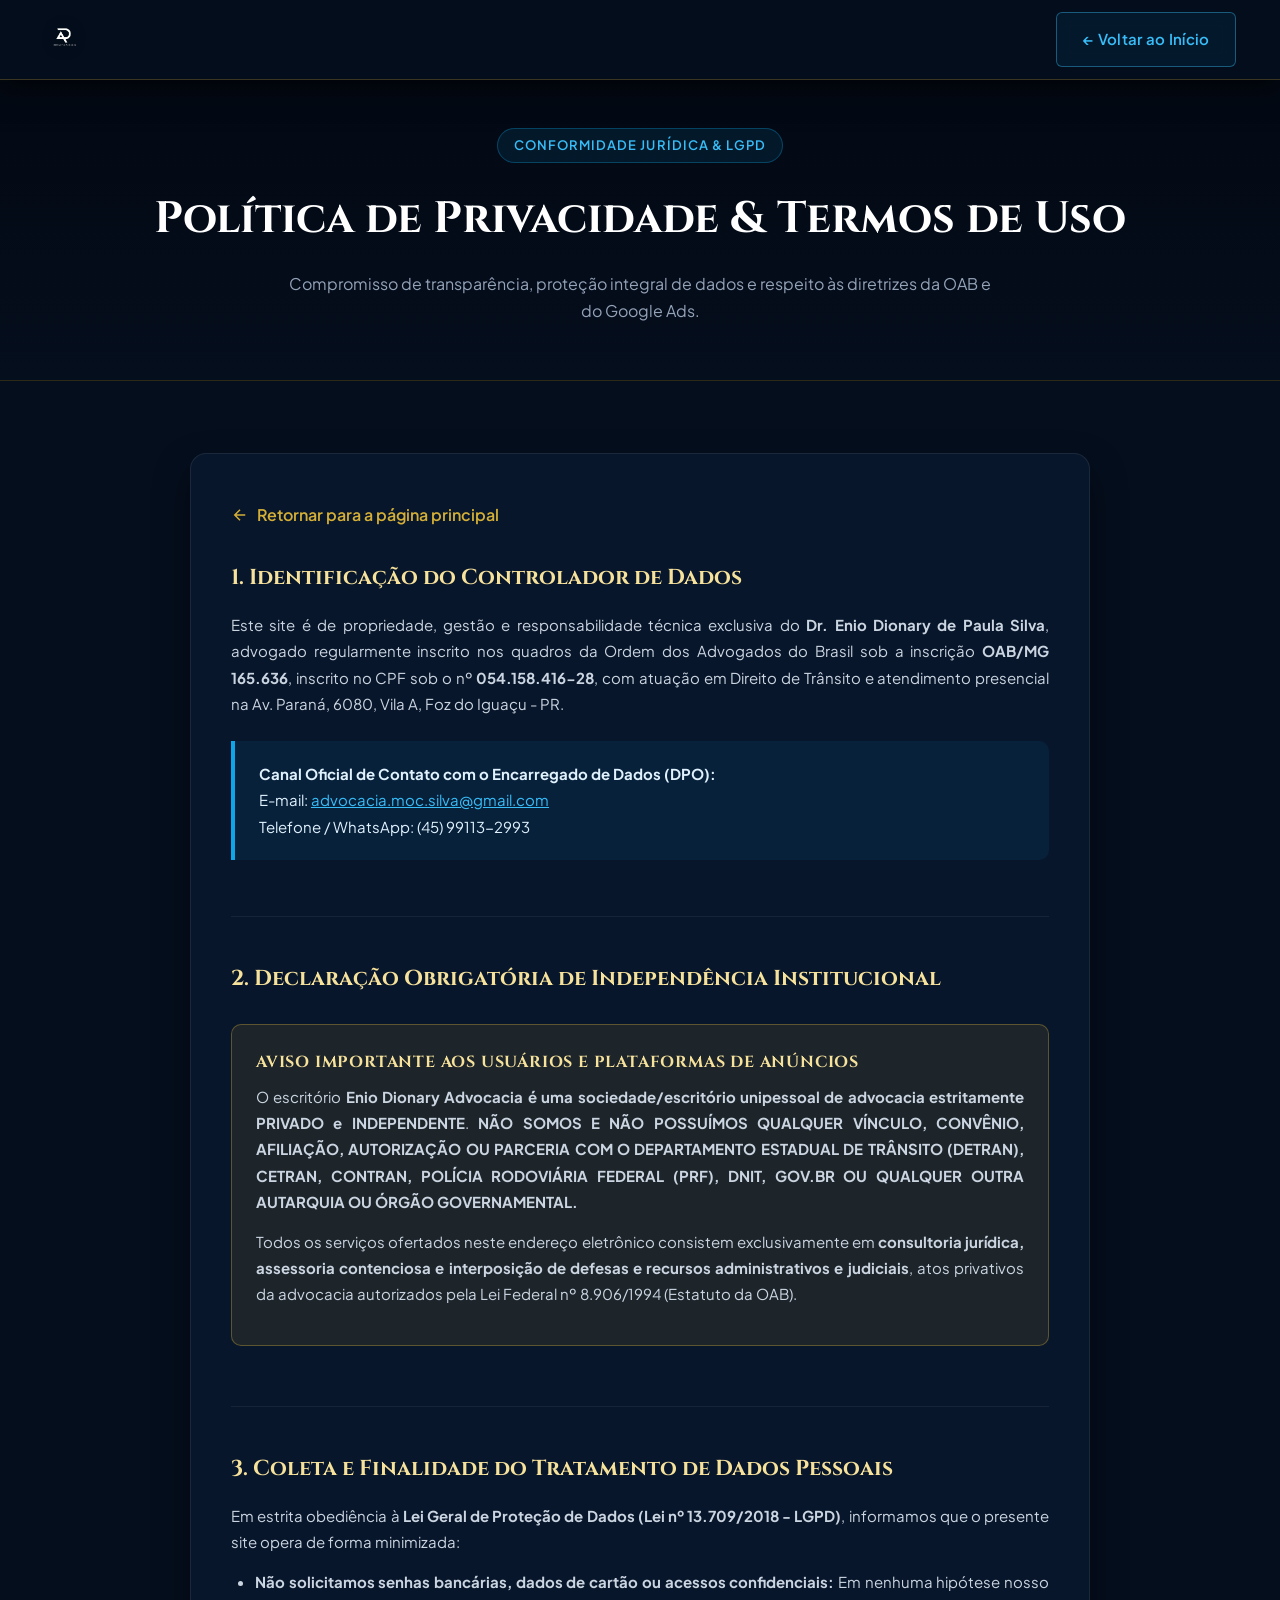
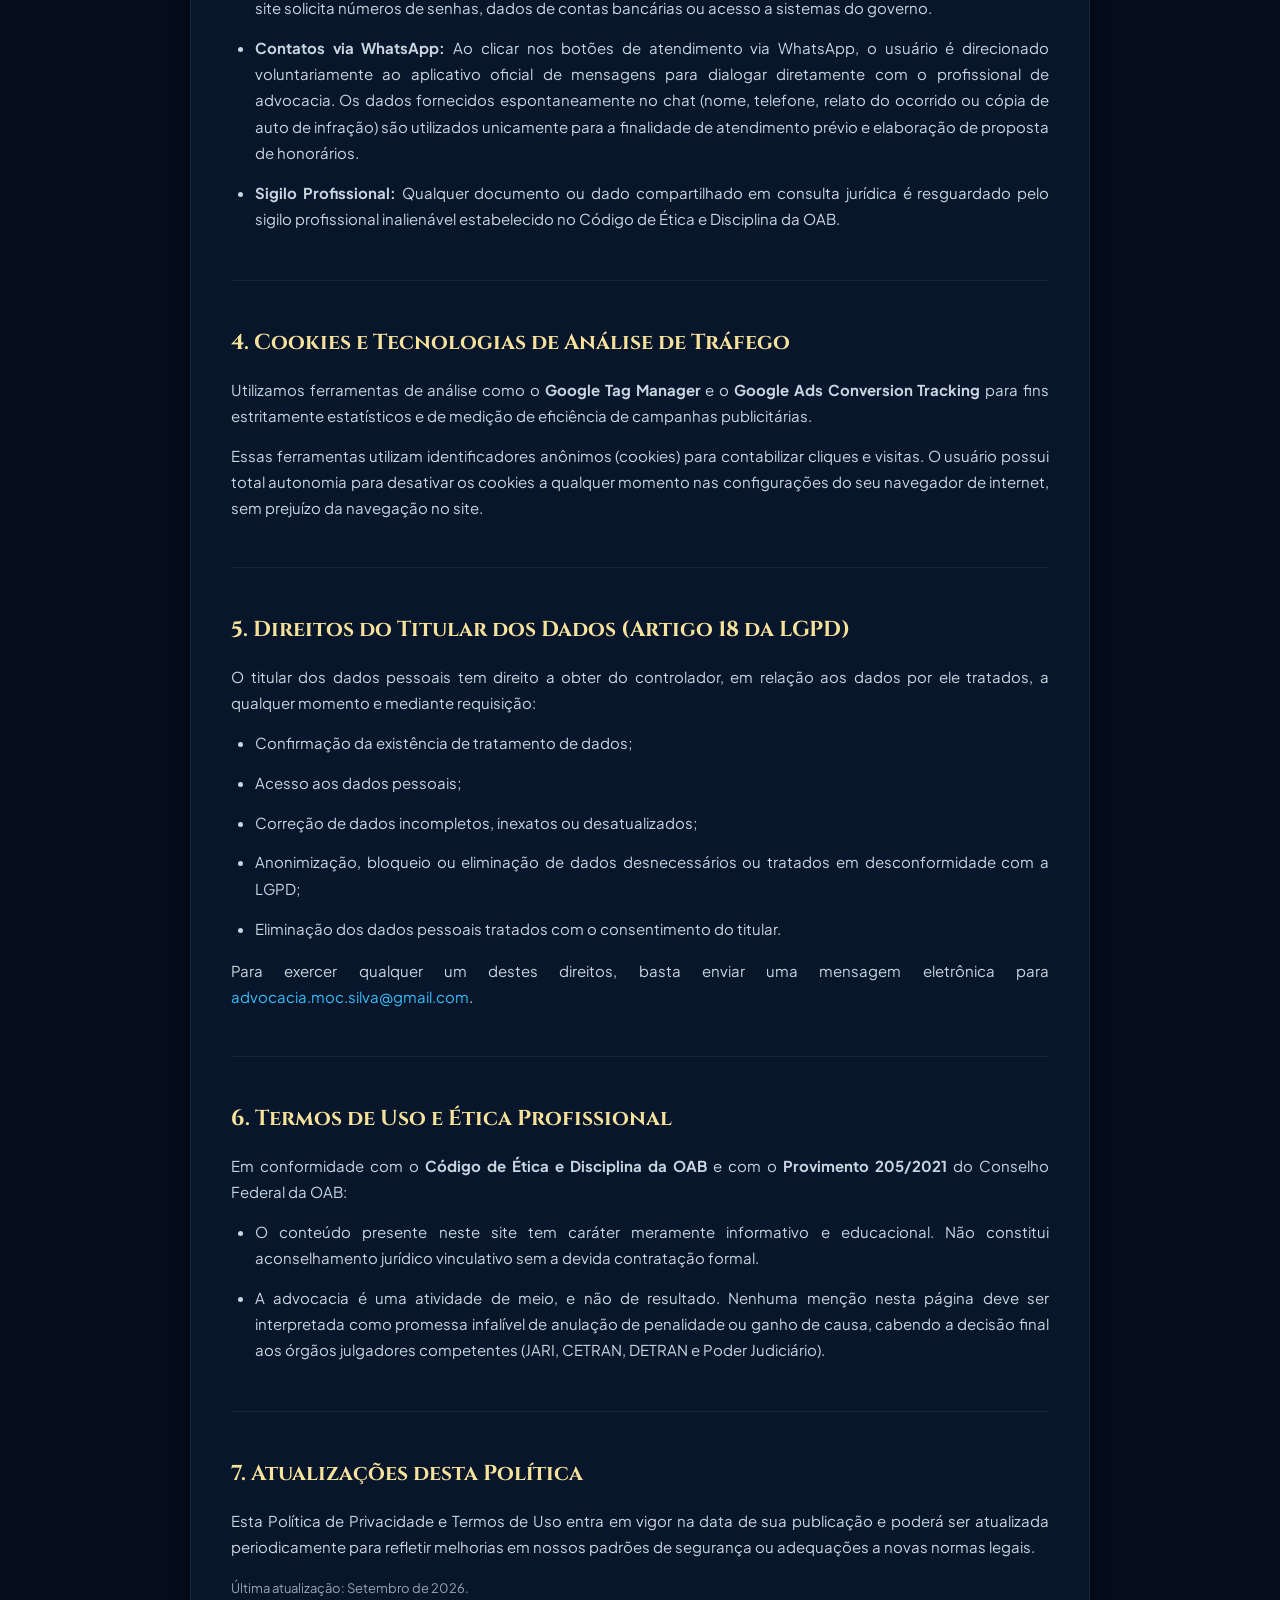
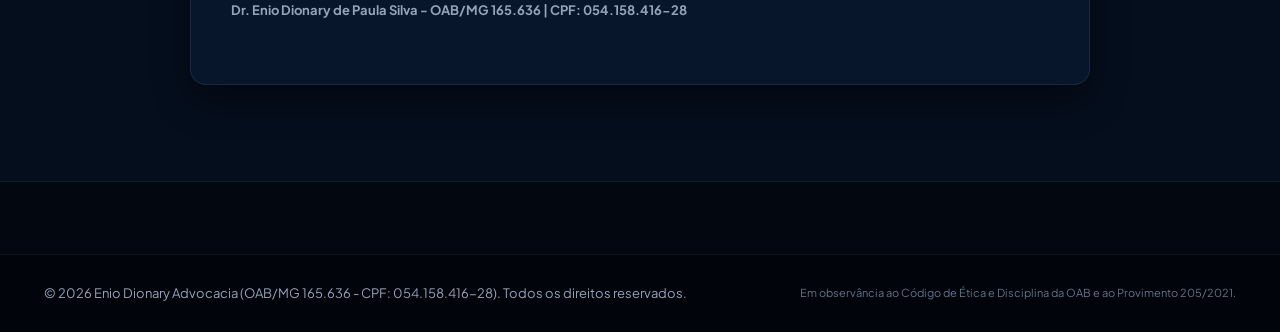
<file: politica-privacidade.html>
<!DOCTYPE html>
<!-- 
  Projeto: Enio Dionary Advocacia - Direito de Trânsito
  Arquivo: politica-privacidade.html
  Descrição: Política de Privacidade, Termos de Uso e Declaração de Conformidade com a LGPD e Google Ads
  Responsável Técnico: Dr. Enio Dionary de Paula Silva - OAB/MG 165.636 | CPF: 054.158.416-28
-->
<html lang="pt-BR">
<head>
  <!-- Metadados de codificação e responsividade -->
  <meta charset="UTF-8">
  <meta name="viewport" content="width=device-width, initial-scale=1.0">
  <meta http-equiv="X-UA-Compatible" content="IE=edge">

  <!-- Título institucional para conformidade com o Google Ads -->
  <title>Política de Privacidade e Termos de Uso | Enio Dionary Advocacia (OAB/MG 165.636)</title>

  <!-- Meta tags de conformidade e SEO -->
  <meta name="description" content="Política de Privacidade, Termos de Uso e Governança de Dados do escritório Enio Dionary Advocacia, em conformidade com a LGPD e normas do Google Ads.">
  <meta name="author" content="Dr. Enio Dionary de Paula Silva - OAB/MG 165.636">
  <meta name="robots" content="index, follow">
  <link rel="canonical" href="https://eniodionary.adv.br/politica-privacidade.html">

  <!-- Favicon -->
  <link rel="icon" type="image/png" href="assets/Logo.png">
  <link rel="apple-touch-icon" href="assets/Logo.png">

  <!-- Cores e Tipografia -->
  <meta name="theme-color" content="#07162c">
  <link rel="preconnect" href="https://fonts.googleapis.com">
  <link rel="preconnect" href="https://fonts.gstatic.com" crossorigin>
  <link href="https://fonts.googleapis.com/css2?family=Cinzel:wght@500;600;700;800&family=Plus+Jakarta+Sans:wght@300;400;500;600;700&display=swap" rel="stylesheet">

  <!-- Estilos principais herdados do projeto -->
  <link rel="stylesheet" href="css/style.css?v=1.0.3">

  <style>
    /* Estilos dedicados para a página institucional de Política de Privacidade */
    .legal-page-header {
      padding: 8rem 0 3.5rem;
      background: linear-gradient(180deg, #020710 0%, #050e1d 100%);
      border-bottom: 1px solid rgba(212, 175, 55, 0.2);
      text-align: center;
    }

    .legal-badge {
      display: inline-flex;
      align-items: center;
      gap: 0.5rem;
      padding: 0.35rem 1rem;
      background: rgba(14, 165, 233, 0.1);
      border: 1px solid rgba(14, 165, 233, 0.3);
      border-radius: 50px;
      color: #38bdf8;
      font-size: 0.8125rem;
      font-weight: 600;
      letter-spacing: 0.08em;
      text-transform: uppercase;
      margin-bottom: 1.25rem;
    }

    .legal-page-title {
      font-family: var(--font-heading);
      font-size: clamp(1.85rem, 3.5vw, 2.75rem);
      color: var(--white);
      margin-bottom: 1rem;
    }

    .legal-page-subtitle {
      font-size: 1rem;
      color: var(--text-muted);
      max-width: 720px;
      margin: 0 auto;
    }

    .legal-content-section {
      padding: 4.5rem 0 6rem;
      background: #050e1d;
    }

    .legal-content-card {
      background: #08162b;
      border: 1px solid rgba(255, 255, 255, 0.08);
      border-radius: 16px;
      padding: 3rem 2.5rem;
      box-shadow: 0 16px 36px rgba(0, 0, 0, 0.4);
      max-width: 900px;
      margin: 0 auto;
    }

    @media (max-width: 768px) {
      .legal-content-card {
        padding: 2rem 1.25rem;
      }
    }

    .legal-block {
      margin-bottom: 2.75rem;
      padding-bottom: 2rem;
      border-bottom: 1px solid rgba(255, 255, 255, 0.06);
    }

    .legal-block:last-child {
      margin-bottom: 0;
      padding-bottom: 0;
      border-bottom: none;
    }

    .legal-block h2 {
      font-family: var(--font-heading);
      font-size: 1.35rem;
      color: var(--gold-light);
      margin-bottom: 1rem;
      display: flex;
      align-items: center;
      gap: 0.75rem;
    }

    .legal-block h3 {
      font-family: var(--font-heading);
      font-size: 1.1rem;
      color: var(--white);
      margin: 1.25rem 0 0.5rem;
    }

    .legal-block p, .legal-block li {
      font-size: 0.9375rem;
      color: #cbd5e1;
      line-height: 1.75;
      margin-bottom: 0.85rem;
      text-align: justify;
      text-justify: inter-word;
    }

    .legal-block ul {
      list-style: disc;
      padding-left: 1.5rem;
      margin-bottom: 1rem;
    }

    .legal-box-highlight {
      background: rgba(14, 165, 233, 0.08);
      border-left: 4px solid #0ea5e9;
      padding: 1.25rem 1.5rem;
      border-radius: 0 10px 10px 0;
      margin: 1.5rem 0;
    }

    .legal-box-highlight p {
      color: #e0f2fe;
      margin-bottom: 0;
    }

    .legal-box-warning {
      background: rgba(212, 175, 55, 0.1);
      border: 1px solid rgba(212, 175, 55, 0.35);
      padding: 1.5rem;
      border-radius: 10px;
      margin: 1.75rem 0;
    }

    .legal-box-warning h4 {
      font-family: var(--font-heading);
      color: var(--gold-light);
      font-size: 1rem;
      margin-bottom: 0.5rem;
      text-transform: uppercase;
      letter-spacing: 0.05em;
    }

    .back-home-btn {
      display: inline-flex;
      align-items: center;
      gap: 0.5rem;
      color: var(--gold-primary);
      font-weight: 600;
      margin-bottom: 2rem;
      transition: color var(--transition-fast), transform var(--transition-fast);
    }

    .back-home-btn:hover {
      color: var(--gold-light);
      transform: translateX(-4px);
    }
  </style>
</head>
<body>

  <!-- ==========================================
       CABEÇALHO SIMPLIFICADO
       ========================================== -->
  <header class="site-header scrolled" id="siteHeader">
    <div class="container header-container">
      <a href="index.html" class="brand-logo" aria-label="Página Inicial - Enio Dionary Advocacia">
        <img src="assets/Logo.png" alt="Logotipo Dr. Enio Dionary Advocacia" class="header-logo-img">
      </a>
      <div class="header-actions">
        <a href="index.html" class="btn btn-outline-cyan">
          <span>← Voltar ao Início</span>
        </a>
      </div>
    </div>
  </header>

  <main>
    <!-- Topo da Página Legal -->
    <section class="legal-page-header">
      <div class="container">
        <div class="legal-badge">Conformidade Jurídica & LGPD</div>
        <h1 class="legal-page-title">Política de Privacidade & Termos de Uso</h1>
        <p class="legal-page-subtitle">
          Compromisso de transparência, proteção integral de dados e respeito às diretrizes da OAB e do Google Ads.
        </p>
      </div>
    </section>

    <!-- Conteúdo Legal e Diretrizes de Privacidade -->
    <section class="legal-content-section">
      <div class="container">
        <div class="legal-content-card">
          <a href="index.html" class="back-home-btn">
            <svg viewBox="0 0 24 24" width="18" height="18" fill="none" stroke="currentColor" stroke-width="2">
              <path d="M19 12H5M12 19l-7-7 7-7"/>
            </svg>
            <span>Retornar para a página principal</span>
          </a>

          <!-- Bloco 1: Identificação do Responsável / Controlador -->
          <article class="legal-block">
            <h2>1. Identificação do Controlador de Dados</h2>
            <p>
              Este site é de propriedade, gestão e responsabilidade técnica exclusiva do <strong>Dr. Enio Dionary de Paula Silva</strong>, advogado regularmente inscrito nos quadros da Ordem dos Advogados do Brasil sob a inscrição <strong>OAB/MG 165.636</strong>, inscrito no CPF sob o nº <strong>054.158.416-28</strong>, com atuação em Direito de Trânsito e atendimento presencial na Av. Paraná, 6080, Vila A, Foz do Iguaçu - PR.
            </p>
            <div class="legal-box-highlight">
              <p>
                <strong>Canal Oficial de Contato com o Encarregado de Dados (DPO):</strong><br>
                E-mail: <a href="mailto:advocacia.moc.silva@gmail.com" style="color: #38bdf8; text-decoration: underline;">advocacia.moc.silva@gmail.com</a><br>
                Telefone / WhatsApp: (45) 99113-2993
              </p>
            </div>
          </article>

          <!-- Bloco 2: Aviso Obrigatório de Não-Vinculação Governamental (Anti-Phishing) -->
          <article class="legal-block">
            <h2>2. Declaração Obrigatória de Independência Institucional</h2>
            <div class="legal-box-warning">
              <h4>Aviso Importante aos Usuários e Plataformas de Anúncios</h4>
              <p>
                O escritório <strong>Enio Dionary Advocacia é uma sociedade/escritório unipessoal de advocacia estritamente PRIVADO e INDEPENDENTE</strong>. 
                <strong>NÃO SOMOS E NÃO POSSUÍMOS QUALQUER VÍNCULO, CONVÊNIO, AFILIAÇÃO, AUTORIZAÇÃO OU PARCERIA COM O DEPARTAMENTO ESTADUAL DE TRÂNSITO (DETRAN), CETRAN, CONTRAN, POLÍCIA RODOVIÁRIA FEDERAL (PRF), DNIT, GOV.BR OU QUALQUER OUTRA AUTARQUIA OU ÓRGÃO GOVERNAMENTAL.</strong>
              </p>
              <p style="margin-top: 0.75rem;">
                Todos os serviços ofertados neste endereço eletrônico consistem exclusivamente em <strong>consultoria jurídica, assessoria contenciosa e interposição de defesas e recursos administrativos e judiciais</strong>, atos privativos da advocacia autorizados pela Lei Federal nº 8.906/1994 (Estatuto da OAB).
              </p>
            </div>
          </article>

          <!-- Bloco 3: Coleta e Tratamento de Dados (LGPD - Lei 13.709/2018) -->
          <article class="legal-block">
            <h2>3. Coleta e Finalidade do Tratamento de Dados Pessoais</h2>
            <p>
              Em estrita obediência à <strong>Lei Geral de Proteção de Dados (Lei nº 13.709/2018 - LGPD)</strong>, informamos que o presente site opera de forma minimizada:
            </p>
            <ul>
              <li><strong>Não solicitamos senhas bancárias, dados de cartão ou acessos confidenciais:</strong> Em nenhuma hipótese nosso site solicita números de senhas, dados de contas bancárias ou acesso a sistemas do governo.</li>
              <li><strong>Contatos via WhatsApp:</strong> Ao clicar nos botões de atendimento via WhatsApp, o usuário é direcionado voluntariamente ao aplicativo oficial de mensagens para dialogar diretamente com o profissional de advocacia. Os dados fornecidos espontaneamente no chat (nome, telefone, relato do ocorrido ou cópia de auto de infração) são utilizados unicamente para a finalidade de atendimento prévio e elaboração de proposta de honorários.</li>
              <li><strong>Sigilo Profissional:</strong> Qualquer documento ou dado compartilhado em consulta jurídica é resguardado pelo sigilo profissional inalienável estabelecido no Código de Ética e Disciplina da OAB.</li>
            </ul>
          </article>

          <!-- Bloco 4: Cookies e Tecnologias de Rastreamento (Google Ads) -->
          <article class="legal-block">
            <h2>4. Cookies e Tecnologias de Análise de Tráfego</h2>
            <p>
              Utilizamos ferramentas de análise como o <strong>Google Tag Manager</strong> e o <strong>Google Ads Conversion Tracking</strong> para fins estritamente estatísticos e de medição de eficiência de campanhas publicitárias.
            </p>
            <p>
              Essas ferramentas utilizam identificadores anônimos (cookies) para contabilizar cliques e visitas. O usuário possui total autonomia para desativar os cookies a qualquer momento nas configurações do seu navegador de internet, sem prejuízo da navegação no site.
            </p>
          </article>

          <!-- Bloco 5: Direitos do Titular dos Dados -->
          <article class="legal-block">
            <h2>5. Direitos do Titular dos Dados (Artigo 18 da LGPD)</h2>
            <p>
              O titular dos dados pessoais tem direito a obter do controlador, em relação aos dados por ele tratados, a qualquer momento e mediante requisição:
            </p>
            <ul>
              <li>Confirmação da existência de tratamento de dados;</li>
              <li>Acesso aos dados pessoais;</li>
              <li>Correção de dados incompletos, inexatos ou desatualizados;</li>
              <li>Anonimização, bloqueio ou eliminação de dados desnecessários ou tratados em desconformidade com a LGPD;</li>
              <li>Eliminação dos dados pessoais tratados com o consentimento do titular.</li>
            </ul>
            <p>
              Para exercer qualquer um destes direitos, basta enviar uma mensagem eletrônica para <a href="mailto:advocacia.moc.silva@gmail.com" style="color: #38bdf8;">advocacia.moc.silva@gmail.com</a>.
            </p>
          </article>

          <!-- Bloco 6: Termos de Uso e Isenção de Promessas de Resultado -->
          <article class="legal-block" id="termos">
            <h2>6. Termos de Uso e Ética Profissional</h2>
            <p>
              Em conformidade com o <strong>Código de Ética e Disciplina da OAB</strong> e com o <strong>Provimento 205/2021</strong> do Conselho Federal da OAB:
            </p>
            <ul>
              <li>O conteúdo presente neste site tem caráter meramente informativo e educacional. Não constitui aconselhamento jurídico vinculativo sem a devida contratação formal.</li>
              <li>A advocacia é uma atividade de meio, e não de resultado. Nenhuma menção nesta página deve ser interpretada como promessa infalível de anulação de penalidade ou ganho de causa, cabendo a decisão final aos órgãos julgadores competentes (JARI, CETRAN, DETRAN e Poder Judiciário).</li>
            </ul>
          </article>

          <!-- Bloco 7: Atualizações e Vigência -->
          <article class="legal-block">
            <h2>7. Atualizações desta Política</h2>
            <p>
              Esta Política de Privacidade e Termos de Uso entra em vigor na data de sua publicação e poderá ser atualizada periodicamente para refletir melhorias em nossos padrões de segurança ou adequações a novas normas legais.
            </p>
            <p style="font-size: 0.8125rem; color: #94a3b8; margin-top: 1rem;">
              Última atualização: Setembro de 2026.<br>
              <strong>Dr. Enio Dionary de Paula Silva - OAB/MG 165.636 | CPF: 054.158.416-28</strong>
            </p>
          </article>
        </div>
      </div>
    </section>
  </main>

  <!-- Rodapé Institucional -->
  <footer class="site-footer">
    <div class="footer-bottom">
      <div class="container footer-bottom-flex">
        <p class="copyright-text">
          &copy; <span id="currentYear">2026</span> Enio Dionary Advocacia (OAB/MG 165.636 - CPF: 054.158.416-28). Todos os direitos reservados.
        </p>
        <p class="oab-disclaimer">
          Em observância ao Código de Ética e Disciplina da OAB e ao Provimento 205/2021.
        </p>
      </div>
    </div>
  </footer>

  <!-- Script para atualizar o ano atual -->
  <script>
    /* Mantém o ano do rodapé atualizado dinamicamente */
    document.getElementById('currentYear').textContent = new Date().getFullYear();
  </script>
</body>
</html>
</file>
<file: css/style.css>
/* ==========================================================================
   PROJETO: ENIO DIONARY ADVOCACIA - DIREITO DE TRÂNSITO
   ARQUIVO: CSS/STYLE.CSS
   ESTILO: LUXO REFINADO, CORES AZUL CLARO, BRANCO E DOURADO
   100% VANILLA CSS - SEM DEPENDÊNCIAS EXTERNAS - CÓDIGO AMPLAMENTE COMENTADO
   ========================================================================== */

/* --------------------------------------------------------------------------
   1. VARIÁVEIS GLOBAIS (DESIGN TOKENS)
   Definição da paleta de cores nobre, tipografia e espaçamentos do projeto
   -------------------------------------------------------------------------- */
:root {
  /* Paleta Nobre: Azul Profundo, Azul Claro e Céu Refinado */
  --bg-dark-primary: #050e1d;        /* Fundo escuro principal de contraste luxuoso */
  --bg-dark-secondary: #08162b;      /* Fundo de cartões e blocos de suporte */
  --bg-dark-surface: #0e2241;        /* Superfície com elevação intermediária */
  --blue-azure: #0ea5e9;             /* Azul claro vibrante e moderno */
  --blue-sky-light: #38bdf8;         /* Azul celeste luminoso para detalhes e glows */
  --blue-ice: #e0f2fe;               /* Azul gelo sutil para fundos translúcidos */

  /* Paleta Nobre: Dourado Metálico e Champagne */
  --gold-primary: #d4af37;           /* Dourado clássico metálico */
  --gold-light: #f7e29c;             /* Dourado claro brilhante */
  --gold-dark: #996515;              /* Dourado profundo / bronze */
  --gold-gradient: linear-gradient(135deg, #fff3c4 0%, #d4af37 50%, #996515 100%);
  --gold-gradient-glow: linear-gradient(135deg, #f7e29c 0%, #eab308 100%);
  --gold-border: rgba(212, 175, 55, 0.35);

  /* Tons Neutros e Brancos */
  --white: #ffffff;
  --off-white: #f8fafc;
  --text-main: #f1f5f9;              /* Texto principal de altíssima legibilidade */
  --text-muted: #94a3b8;             /* Texto secundário/apoio */
  --text-accent: #7dd3fc;            /* Texto de destaque em tom azul celeste */

  /* Efeitos de Vidro (Glassmorphism) e Sombras de Luxo */
  --glass-bg: rgba(14, 34, 65, 0.65);
  --glass-border: rgba(56, 189, 248, 0.15);
  --glass-shadow: 0 16px 36px rgba(0, 0, 0, 0.45);
  --card-hover-shadow: 0 20px 40px rgba(14, 165, 233, 0.12), 0 0 25px rgba(212, 175, 55, 0.15);

  /* Tipografia */
  --font-heading: 'Cinzel', serif, Georgia, 'Times New Roman';
  --font-body: 'Plus Jakarta Sans', -apple-system, BlinkMacSystemFont, 'Segoe UI', Roboto, sans-serif;

  /* Transições Suaves */
  --transition-fast: 0.2s ease;
  --transition-base: 0.3s cubic-bezier(0.16, 1, 0.3, 1);
  --transition-slow: 0.6s cubic-bezier(0.16, 1, 0.3, 1);
}

/* --------------------------------------------------------------------------
   2. RESET MODERNO E CONFIGURAÇÃO BASE
   Garante consistência perfeita entre navegadores e performance máxima
   -------------------------------------------------------------------------- */
*, *::before, *::after {
  box-sizing: border-box;
  margin: 0;
  padding: 0;
}

html {
  scroll-behavior: smooth;
  font-size: 16px;
  -webkit-text-size-adjust: 100%;
}

body {
  font-family: var(--font-body);
  background-color: var(--bg-dark-primary);
  color: var(--text-main);
  line-height: 1.65;
  overflow-x: hidden;
  position: relative;
  -webkit-font-smoothing: antialiased;
  -moz-osx-font-smoothing: grayscale;
}

img, svg {
  display: block;
  max-width: 100%;
}

a {
  color: inherit;
  text-decoration: none;
  transition: color var(--transition-fast);
}

ul {
  list-style: none;
}

button {
  cursor: pointer;
  border: none;
  background: none;
  font-family: inherit;
}

/* --------------------------------------------------------------------------
   3. CONTAINER E TIPOGRAFIA AUXILIAR
   Estrutura de grid e títulos reutilizáveis
   -------------------------------------------------------------------------- */
.container {
  width: 100%;
  max-width: 1240px;
  margin-left: auto;
  margin-right: auto;
  padding-left: 1.5rem;
  padding-right: 1.5rem;
}

.section-padding {
  padding-top: 6rem;
  padding-bottom: 6rem;
  position: relative;
}

.text-center {
  text-align: center;
}

.section-header {
  max-width: 800px;
  margin: 0 auto 4rem auto;
}

.section-pretitle {
  display: inline-block;
  font-size: 0.75rem;
  font-weight: 700;
  letter-spacing: 0.2em;
  text-transform: uppercase;
  color: var(--blue-sky-light);
  margin-bottom: 0.75rem;
}

.section-title {
  font-family: var(--font-heading);
  font-size: clamp(1.45rem, 2.3vw, 1.95rem);
  font-weight: 700;
  color: var(--white);
  line-height: 1.3;
  letter-spacing: -0.01em;
}

.section-subtitle {
  color: var(--text-muted);
  font-size: 0.925rem;
  margin-top: 0.875rem;
  line-height: 1.65;
}

/* Divisor Dourado Nobre */
.gold-divider {
  width: 70px;
  height: 3px;
  background: var(--gold-gradient);
  margin: 1.25rem auto 1rem auto;
  border-radius: 2px;
}

.gold-divider.left-align {
  margin-left: 0;
  margin-right: auto;
}

/* --------------------------------------------------------------------------
   4. BOTÕES E ELEMENTOS DE AÇÃO (CTAS DE ALTA CONVERSÃO)
   Efeito Shimmer (brilho dourado) e animações de alta taxa de clique
   -------------------------------------------------------------------------- */

/* 
   REGRA CRÍTICA PARA O GTM / GOOGLE ADS:
   pointer-events: none em todos os elementos filhos (spans, textos, svgs, paths)
   dos botões. Dessa forma, o clique é SEMPRE registrado no link/botão pai (.elementor-button),
   evitando que o GTM capture elementos internos e perca a conversão.
*/
.btn *,
.elementor-button *,
.service-link *,
.bubble-btn-cta *,
.whatsapp-floating-button *,
.gtm-trackable * {
  pointer-events: none !important;
}

/* Classe unificada solicitada para marcação e traqueamento via GTM/Google Ads */
.elementor-button {
  cursor: pointer;
  text-decoration: none;
  display: inline-flex;
  align-items: center;
  justify-content: center;
}

.btn {
  display: inline-flex;
  align-items: center;
  justify-content: center;
  gap: 0.625rem;
  font-size: 0.9375rem;
  font-weight: 600;
  border-radius: 6px;
  padding: 0.875rem 1.625rem;
  letter-spacing: 0.02em;
  transition: all var(--transition-base);
  position: relative;
  overflow: hidden;
  white-space: nowrap;
}

/* Botão Dourado Principal (Shimmer Effect) */
.btn-primary-gold {
  background: var(--gold-gradient);
  color: #030a14;
  font-weight: 700;
  box-shadow: 0 8px 24px rgba(212, 175, 55, 0.35);
  border: 1px solid rgba(255, 243, 196, 0.6);
}

.btn-primary-gold:hover {
  transform: translateY(-2px);
  box-shadow: 0 12px 30px rgba(212, 175, 55, 0.55), 0 0 15px rgba(255, 255, 255, 0.3);
  color: #000;
}

/* Efeito de feixe de luz reflexivo que desliza pelo botão */
.shimmer-effect::after {
  content: '';
  position: absolute;
  top: -50%;
  left: -60%;
  width: 40%;
  height: 200%;
  background: linear-gradient(
    90deg,
    rgba(255, 255, 255, 0) 0%,
    rgba(255, 255, 255, 0.5) 50%,
    rgba(255, 255, 255, 0) 100%
  );
  transform: rotate(25deg);
  animation: shimmerMove 3.5s infinite;
}

@keyframes shimmerMove {
  0% { left: -60%; }
  35% { left: 130%; }
  100% { left: 130%; }
}

.btn-large {
  padding: 1.125rem 2.25rem;
  font-size: 1rem;
  letter-spacing: 0.04em;
}

/* Botão Outline Azul Celeste */
.btn-outline-cyan {
  background: rgba(14, 165, 233, 0.08);
  border: 1px solid rgba(56, 189, 248, 0.4);
  color: var(--blue-sky-light);
  backdrop-filter: blur(8px);
}

.btn-outline-cyan:hover {
  background: rgba(14, 165, 233, 0.2);
  border-color: var(--blue-sky-light);
  color: var(--white);
  transform: translateY(-2px);
  box-shadow: 0 8px 20px rgba(14, 165, 233, 0.2);
}

/* Botão Outline Dourado */
.btn-outline-gold {
  background: rgba(212, 175, 55, 0.06);
  border: 1px solid var(--gold-border);
  color: var(--gold-light);
}

.btn-outline-gold:hover {
  background: rgba(212, 175, 55, 0.15);
  border-color: var(--gold-primary);
  color: var(--white);
  transform: translateY(-2px);
}

.full-width {
  width: 100%;
}

/* Compensação de rolagem para todas as seções com ID para não cobrir títulos com o header fixo */
section[id] {
  scroll-margin-top: 88px;
}

/* --------------------------------------------------------------------------
   5. CABEÇALHO FIXO (HEADER) DE ALTO PADRÃO
   Efeito blur no scroll, monograma dourado e navegação responsiva
   -------------------------------------------------------------------------- */
.site-header {
  position: fixed;
  top: 0;
  left: 0;
  width: 100%;
  z-index: 10000;
  transition: background-color var(--transition-base), backdrop-filter var(--transition-base), box-shadow var(--transition-base), padding var(--transition-base);
  padding: 1.15rem 0;
  background: rgba(5, 14, 29, 0.82);
  backdrop-filter: blur(14px);
  -webkit-backdrop-filter: blur(14px);
  border-bottom: 1px solid rgba(212, 175, 55, 0.15);
}

/* Estado de rolagem dinâmico acionado pelo JS */
.site-header.scrolled {
  padding: 0.75rem 0;
  background: rgba(5, 14, 29, 0.96);
  box-shadow: 0 8px 24px rgba(0, 0, 0, 0.6);
  border-bottom: 1px solid rgba(212, 175, 55, 0.25);
}

.header-container {
  display: flex;
  align-items: center;
  justify-content: space-between;
  position: relative;
}

/* Logomarca Oficial do Escritório no Cabeçalho */
.brand-logo {
  display: flex;
  align-items: center;
  text-decoration: none;
}

.header-logo-img {
  max-height: 48px;
  width: auto;
  object-fit: contain;
  display: block;
  filter: drop-shadow(0 2px 8px rgba(0, 0, 0, 0.4));
  transition: transform var(--transition-base), filter var(--transition-base), max-height var(--transition-base);
}

.site-header.scrolled .header-logo-img {
  max-height: 40px;
}

.brand-logo:hover .header-logo-img {
  transform: scale(1.03);
  filter: drop-shadow(0 4px 14px rgba(212, 175, 55, 0.35));
}

/* Links de Navegação Desktop */
.nav-list {
  display: flex;
  align-items: center;
  gap: 1.75rem;
  list-style: none;
}

.nav-link {
  font-size: 0.875rem;
  font-weight: 500;
  color: #cbd5e1;
  position: relative;
  padding: 0.25rem 0;
  transition: color var(--transition-fast);
  text-decoration: none;
}

.nav-link::after {
  content: '';
  position: absolute;
  bottom: -2px;
  left: 0;
  width: 0%;
  height: 2px;
  background: var(--gold-gradient);
  transition: width var(--transition-base);
}

.nav-link:hover {
  color: var(--white);
}

.nav-link:hover::after {
  width: 100%;
}

/* Ocultar CTA mobile no desktop */
.mobile-nav-cta {
  display: none;
}

/* Botão de WhatsApp no Header Desktop */
.header-actions {
  display: flex;
  align-items: center;
  gap: 1rem;
}

.btn-header-cta {
  background: rgba(14, 165, 233, 0.12);
  border: 1px solid rgba(56, 189, 248, 0.4);
  color: #ffffff;
  padding: 0.625rem 1.125rem;
  font-size: 0.8125rem;
  font-weight: 600;
  border-radius: 4px;
}

.btn-header-cta .icon-btn-whatsapp {
  color: #25D366;
}

.btn-header-cta:hover {
  background: rgba(14, 165, 233, 0.25);
  border-color: var(--blue-sky-light);
  box-shadow: 0 4px 14px rgba(14, 165, 233, 0.3);
}

/* Botão Toggle do Menu Mobile com visual refinado */
.mobile-toggle {
  display: none;
  flex-direction: column;
  justify-content: space-between;
  width: 32px;
  height: 22px;
  padding: 0;
  background: transparent;
  border: none;
  cursor: pointer;
  z-index: 10001;
  -webkit-tap-highlight-color: transparent;
}

.mobile-toggle .bar {
  width: 100%;
  height: 2.2px;
  background-color: var(--gold-light);
  border-radius: 2px;
  transition: transform 0.3s cubic-bezier(0.16, 1, 0.3, 1), opacity 0.2s ease;
  transform-origin: center;
}

/* Animação para cruz (X) ao abrir o menu mobile */
.mobile-toggle.active .bar-1 {
  transform: translateY(10px) rotate(45deg);
}

.mobile-toggle.active .bar-2 {
  opacity: 0;
  transform: scaleX(0);
}

.mobile-toggle.active .bar-3 {
  transform: translateY(-10px) rotate(-45deg);
}

/* --------------------------------------------------------------------------
   6. HERO SECTION (ACIMA DA DOBRA)
   Imagem oficial (hero.png) com layout perfeitamente calibrado e sem invasão visual
   -------------------------------------------------------------------------- */
.hero-section {
  min-height: 100vh;
  padding-top: 8rem;
  padding-bottom: 5rem;
  position: relative;
  display: flex;
  align-items: center;
  overflow: hidden;
  background-color: #030a16;
  background-image: url('../assets/hero.png');
  background-repeat: no-repeat;
  background-position: right top;
  background-size: cover;
}

/* Camada de overlay lateral e inferior para dar máximo contraste ao texto sem escurecer a foto do advogado */
.hero-section::after {
  content: '';
  position: absolute;
  inset: 0;
  background: linear-gradient(
    90deg,
    rgba(3, 10, 22, 0.94) 0%,
    rgba(3, 10, 22, 0.85) 40%,
    rgba(3, 10, 22, 0.35) 62%,
    rgba(3, 10, 22, 0) 80%
  ),
  linear-gradient(
    to top,
    rgba(3, 10, 22, 0.98) 0%,
    rgba(3, 10, 22, 0.4) 20%,
    rgba(3, 10, 22, 0) 45%
  );
  pointer-events: none;
  z-index: 1;
}

/* Estrutura da Seção Hero alinhada sobre a área livre à esquerda com z-index acima do overlay */
.hero-container {
  position: relative;
  z-index: 2;
  display: flex;
  justify-content: flex-start;
  align-items: center;
  width: 100%;
}

/* Container de conteúdo textual e ações da hero com largura calibrada para não invadir o advogado */
.hero-content {
  display: flex;
  flex-direction: column;
  align-items: flex-start;
  text-align: left;
  max-width: 560px;
  width: 100%;
}

/* Badge Dourado de destaque de autoridade */
.badge-gold {
  display: inline-flex;
  align-items: center;
  gap: 0.5rem;
  padding: 0.375rem 0.875rem;
  background: rgba(212, 175, 55, 0.12);
  border: 1px solid var(--gold-border);
  border-radius: 50px;
  font-size: 0.75rem;
  font-weight: 700;
  color: var(--gold-light);
  letter-spacing: 0.12em;
  margin-bottom: 1.5rem;
}

/* Ícone dentro do badge dourado */
.badge-icon {
  color: var(--gold-primary);
}

/* Título principal persuasivo da hero alinhado à esquerda */
.hero-title {
  font-family: var(--font-heading);
  font-size: clamp(1.85rem, 3vw, 2.65rem);
  font-weight: 700;
  line-height: 1.25;
  color: var(--white);
  margin-bottom: 1.25rem;
  letter-spacing: -0.01em;
  text-align: left;
}

/* Destaque cromado com gradiente dourado */
.highlight-gold {
  background: var(--gold-gradient);
  -webkit-background-clip: text;
  -webkit-text-fill-color: transparent;
  display: inline-block;
}

/* Subtítulo explicativo com largura de leitura ideal */
.hero-description {
  font-size: 1rem;
  line-height: 1.7;
  color: #cbd5e1;
  margin-bottom: 1.75rem;
  text-align: left;
  max-width: 620px;
}

/* Lista de benefícios rápidos com alinhamento interno à esquerda */
.hero-highlights {
  display: flex;
  flex-direction: column;
  gap: 0.75rem;
  margin-bottom: 2.25rem;
  text-align: left;
}

/* Item individual da lista de benefícios */
.highlight-item {
  display: flex;
  align-items: center;
  gap: 0.75rem;
  font-size: 0.9375rem;
  color: #e2e8f0;
}

/* Ícone circular de checagem dos itens de benefício */
.check-icon {
  display: flex;
  align-items: center;
  justify-content: center;
  width: 22px;
  height: 22px;
  border-radius: 50%;
  background: rgba(14, 165, 233, 0.2);
  border: 1px solid var(--blue-sky-light);
  color: var(--blue-sky-light);
  font-size: 0.75rem;
  font-weight: 800;
  flex-shrink: 0;
}

/* Grupo de botões de chamada para ação (CTAs) alinhado à esquerda */
.hero-cta-group {
  display: flex;
  flex-wrap: wrap;
  align-items: center;
  justify-content: flex-start;
  gap: 1.25rem;
  margin-bottom: 2rem;
}

/* Animação suave para a seta do botão principal */
.btn-arrow {
  transition: transform var(--transition-fast);
}

/* Efeito hover de avanço da seta */
.btn-primary-gold:hover .btn-arrow {
  transform: translateX(4px);
}

/* Barra de selos de confiança e conformidade jurídica alinhada à esquerda */
.hero-trust-bar {
  display: flex;
  flex-wrap: wrap;
  justify-content: flex-start;
  gap: 1.5rem;
  padding-top: 1.25rem;
  border-top: 1px solid rgba(255, 255, 255, 0.08);
}

/* Item individual de conformidade/segurança */
.trust-item {
  display: flex;
  align-items: center;
  gap: 0.5rem;
  font-size: 0.8125rem;
  color: var(--text-muted);
}

/* Ponto de marcação visual dos itens de segurança */
.trust-dot {
  width: 6px;
  height: 6px;
  border-radius: 50%;
  background: var(--gold-primary);
}

/* Card Visual de Autoridade Flutuante */
.hero-visual {
  position: relative;
}

.hero-glass-card {
  background: var(--glass-bg);
  backdrop-filter: blur(16px);
  -webkit-backdrop-filter: blur(16px);
  border: 1px solid var(--glass-border);
  border-radius: 16px;
  padding: 2.25rem;
  box-shadow: var(--glass-shadow);
  position: relative;
  overflow: hidden;
}

.card-accent-border {
  position: absolute;
  top: 0;
  left: 0;
  right: 0;
  height: 3px;
  background: var(--gold-gradient);
}

.card-header-visual {
  display: flex;
  align-items: center;
  gap: 1rem;
  margin-bottom: 1.25rem;
}

.shield-badge {
  display: flex;
  align-items: center;
  justify-content: center;
  width: 58px;
  height: 58px;
  border-radius: 12px;
  background: rgba(212, 175, 55, 0.1);
  border: 1px solid var(--gold-border);
  color: var(--gold-light);
  flex-shrink: 0;
}

.card-tag {
  font-size: 0.6875rem;
  font-weight: 700;
  letter-spacing: 0.15em;
  color: var(--blue-sky-light);
  display: block;
}

.card-title {
  font-family: var(--font-heading);
  font-size: 1.25rem;
  color: var(--white);
}

.card-body-text {
  font-size: 0.875rem;
  color: #cbd5e1;
  line-height: 1.6;
  margin-bottom: 1.75rem;
}

/* Grid de Métricas / Estatísticas */
.metrics-grid {
  display: grid;
  grid-template-columns: repeat(2, 1fr);
  gap: 1rem;
  margin-bottom: 1.75rem;
}

.metric-box {
  background: rgba(5, 14, 29, 0.6);
  border: 1px solid rgba(255, 255, 255, 0.06);
  border-radius: 10px;
  padding: 1rem;
  text-align: center;
  transition: transform var(--transition-fast), border-color var(--transition-fast);
}

.metric-box:hover {
  transform: translateY(-2px);
  border-color: var(--gold-border);
}

.metric-num {
  font-family: var(--font-heading);
  font-size: 1.5rem;
  font-weight: 700;
  color: var(--gold-light);
  display: block;
  line-height: 1.2;
}

.metric-label {
  font-size: 0.6875rem;
  color: var(--text-muted);
  text-transform: uppercase;
  letter-spacing: 0.05em;
  margin-top: 0.25rem;
  display: block;
}

/* Box de Chamado de Urgência */
.urgent-box {
  display: flex;
  align-items: flex-start;
  gap: 0.875rem;
  background: rgba(14, 165, 233, 0.08);
  border: 1px solid rgba(56, 189, 248, 0.25);
  border-radius: 8px;
  padding: 0.875rem 1rem;
}

.urgent-pulse {
  width: 10px;
  height: 10px;
  border-radius: 50%;
  background: #22c55e;
  box-shadow: 0 0 10px #22c55e;
  margin-top: 5px;
  flex-shrink: 0;
  animation: pulseDot 2s infinite;
}

@keyframes pulseDot {
  0% { transform: scale(0.95); opacity: 0.7; }
  50% { transform: scale(1.3); opacity: 1; }
  100% { transform: scale(0.95); opacity: 0.7; }
}

.urgent-text {
  font-size: 0.8125rem;
  line-height: 1.45;
  color: #e2e8f0;
}

.urgent-text strong {
  display: block;
  color: var(--white);
  margin-bottom: 2px;
}

/* --------------------------------------------------------------------------
   7. SEÇÃO DE SERVIÇOS / ÁREAS DE ATUAÇÃO
   Cards sofisticados com bordas finas e microinteração
   -------------------------------------------------------------------------- */
.services-section {
  background: #ffffff;
  border-top: 1px solid #e2e8f0;
  border-bottom: 1px solid #e2e8f0;
}

.services-section .section-pretitle {
  color: #0284c7;
}

.services-section .section-title {
  color: #0b1f3b;
}

.services-section .section-subtitle {
  color: #475569;
}

.services-grid {
  display: grid;
  grid-template-columns: repeat(3, 1fr);
  gap: 2rem;
}

.service-card {
  background: #ffffff;
  border: 1px solid #e2e8f0;
  border-radius: 14px;
  padding: 2.25rem 2rem;
  display: flex;
  flex-direction: column;
  position: relative;
  transition: all var(--transition-base);
  box-shadow: 0 4px 20px rgba(0, 0, 0, 0.04);
}

.service-card::before {
  content: '';
  position: absolute;
  top: 0;
  left: 0;
  width: 100%;
  height: 3px;
  background: transparent;
  transition: background var(--transition-base);
  border-top-left-radius: 14px;
  border-top-right-radius: 14px;
}

.service-card:hover {
  transform: translateY(-6px);
  border-color: rgba(212, 175, 55, 0.4);
  box-shadow: 0 16px 36px rgba(11, 31, 59, 0.08), 0 0 15px rgba(212, 175, 55, 0.15);
}

.service-card:hover::before {
  background: var(--gold-gradient);
}

.service-icon-wrap {
  width: 54px;
  height: 54px;
  border-radius: 12px;
  background: rgba(14, 165, 233, 0.08);
  border: 1px solid rgba(14, 165, 233, 0.25);
  color: #0284c7;
  display: flex;
  align-items: center;
  justify-content: center;
  margin-bottom: 1.25rem;
  transition: all var(--transition-base);
}

.service-card:hover .service-icon-wrap {
  background: var(--gold-gradient);
  color: #030a14;
  border-color: transparent;
  transform: scale(1.05);
}

.service-name {
  font-family: var(--font-heading);
  font-size: 1.125rem;
  font-weight: 700;
  color: #0b1f3b;
  line-height: 1.35;
  margin-bottom: 0.875rem;
}

.service-desc {
  font-size: 0.875rem;
  color: #475569;
  line-height: 1.65;
  margin-bottom: 1.25rem;
  flex-grow: 1;
  text-align: justify;
  text-justify: inter-word;
}

.service-features {
  border-top: 1px solid #f1f5f9;
  padding-top: 0.875rem;
  margin-bottom: 1.5rem;
  display: flex;
  flex-direction: column;
  gap: 0.5rem;
}

.service-features li {
  font-size: 0.8125rem;
  color: #334155;
  position: relative;
  padding-left: 1.25rem;
}

.service-features li::before {
  content: '•';
  color: var(--gold-primary);
  font-size: 1.125rem;
  position: absolute;
  left: 0;
  top: -2px;
}

.service-link {
  display: inline-flex;
  align-items: center;
  gap: 0.5rem;
  font-size: 0.85rem;
  font-weight: 700;
  color: #b48c1e;
  transition: gap var(--transition-fast), color var(--transition-fast);
}

.service-link:hover {
  color: #0284c7;
  gap: 0.75rem;
}

/* --------------------------------------------------------------------------
   8. SEÇÃO SOBRE O ESCRITÓRIO & ADVOGADO
   Visual com composição vetorial de balança de luxo
   -------------------------------------------------------------------------- */
.about-section {
  background: var(--bg-dark-primary);
  position: relative;
  overflow: hidden;
}

.about-container {
  display: grid;
  grid-template-columns: 0.9fr 1.1fr;
  gap: 4.5rem;
  align-items: center;
}

.about-visual {
  position: relative;
}

.about-frame {
  position: relative;
  border-radius: 16px;
  overflow: visible;
}

/* Estrutura visual elegante para conter a imagem oficial da seção Sobre */
.about-image-wrapper {
  position: relative;
  border-radius: 16px;
  overflow: hidden;
  border: 1px solid var(--gold-border);
  box-shadow: 0 20px 45px rgba(0, 0, 0, 0.55);
  background: linear-gradient(145deg, #091e3d, #030a16);
}

/* Camada sutil de degradê inferior sobre a imagem para harmonização visual */
.about-image-wrapper::after {
  content: '';
  position: absolute;
  inset: 0;
  border-radius: 16px;
  pointer-events: none;
  background: linear-gradient(to top, rgba(3, 10, 22, 0.4) 0%, rgba(3, 10, 22, 0) 35%);
}

/* Fotografia com proporções e enquadramento focados no profissional */
.about-img {
  width: 100%;
  height: 520px;
  max-width: 100%;
  object-fit: cover;
  object-position: top center;
  display: block;
  transition: transform 0.5s cubic-bezier(0.16, 1, 0.3, 1);
}

/* Efeito refinado de aproximação (zoom suave) ao passar o mouse */
.about-frame:hover .about-img {
  transform: scale(1.03);
}

/* Fallback para ilustrações ou vetores internos */
.about-inner-art {
  border-radius: 16px;
  overflow: hidden;
  border: 1px solid var(--gold-border);
  box-shadow: 0 20px 40px rgba(0, 0, 0, 0.5);
}

.law-art-svg {
  width: 100%;
  height: auto;
  display: block;
}

/* Selo Flutuante de Excelência */
.about-card-badge {
  position: absolute;
  bottom: -20px;
  right: -20px;
  background: var(--bg-dark-surface);
  border: 1px solid var(--gold-border);
  border-radius: 12px;
  padding: 1rem 1.25rem;
  display: flex;
  align-items: center;
  gap: 0.875rem;
  box-shadow: 0 12px 30px rgba(0, 0, 0, 0.6);
  z-index: 2;
}

.gold-seal {
  width: 44px;
  height: 44px;
  border-radius: 50%;
  background: var(--gold-gradient);
  color: #030a14;
  display: flex;
  align-items: center;
  justify-content: center;
  flex-shrink: 0;
}

.seal-text {
  display: flex;
  flex-direction: column;
}

.seal-text strong {
  font-family: var(--font-heading);
  font-size: 0.875rem;
  color: var(--gold-light);
  letter-spacing: 0.05em;
}

.seal-text span {
  font-size: 0.6875rem;
  color: var(--text-muted);
}

.about-lead {
  font-size: 0.975rem;
  line-height: 1.7;
  color: #e2e8f0;
  margin-bottom: 1rem;
  text-align: justify;
  text-justify: inter-word;
}

.about-text {
  font-size: 0.875rem;
  color: var(--text-muted);
  line-height: 1.7;
  margin-bottom: 2rem;
  text-align: justify;
  text-justify: inter-word;
}

/* Pilares da Atuação */
.pillars-grid {
  display: grid;
  grid-template-columns: repeat(2, 1fr);
  gap: 1.25rem;
  margin-bottom: 2.25rem;
}

.pillar-card {
  display: flex;
  align-items: flex-start;
  gap: 0.875rem;
  background: rgba(14, 34, 65, 0.4);
  border: 1px solid rgba(255, 255, 255, 0.05);
  border-radius: 10px;
  padding: 1.125rem;
}

.pillar-icon {
  width: 38px;
  height: 38px;
  border-radius: 8px;
  background: rgba(14, 165, 233, 0.15);
  color: var(--blue-sky-light);
  display: flex;
  align-items: center;
  justify-content: center;
  flex-shrink: 0;
}

.pillar-info h4 {
  font-family: var(--font-heading);
  font-size: 0.9375rem;
  color: var(--white);
  margin-bottom: 0.25rem;
}

.pillar-info p {
  font-size: 0.8125rem;
  color: var(--text-muted);
  line-height: 1.45;
}

/* --------------------------------------------------------------------------
   9. SEÇÃO DE DIFERENCIAIS EXCLUSIVOS
   Numeração imponente e cartões de alta distinção
   -------------------------------------------------------------------------- */
.differentials-section {
  background: #f8fafc;
  border-top: 1px solid #e2e8f0;
  border-bottom: 1px solid #e2e8f0;
}

.differentials-section .section-pretitle {
  color: #0284c7;
}

.differentials-section .section-title {
  color: #0b1f3b;
}

.differentials-section .section-subtitle {
  color: #475569;
}

.differentials-grid {
  display: grid;
  grid-template-columns: repeat(4, 1fr);
  gap: 1.5rem;
}

.diff-card {
  background: #ffffff;
  border: 1px solid #e2e8f0;
  border-radius: 14px;
  padding: 2.25rem 1.5rem;
  position: relative;
  transition: all var(--transition-base);
  overflow: hidden;
  box-shadow: 0 4px 16px rgba(0, 0, 0, 0.04);
}

.diff-card:hover {
  transform: translateY(-6px);
  border-color: rgba(212, 175, 55, 0.4);
  box-shadow: 0 16px 36px rgba(11, 31, 59, 0.08), 0 0 15px rgba(212, 175, 55, 0.15);
}

.diff-num {
  position: absolute;
  top: 1rem;
  right: 1.25rem;
  font-family: var(--font-heading);
  font-size: 2.5rem;
  font-weight: 800;
  color: rgba(11, 31, 59, 0.05);
  line-height: 1;
  transition: color var(--transition-base);
}

.diff-card:hover .diff-num {
  color: rgba(212, 175, 55, 0.25);
}

.diff-icon {
  width: 48px;
  height: 48px;
  border-radius: 10px;
  background: rgba(14, 165, 233, 0.08);
  border: 1px solid rgba(14, 165, 233, 0.2);
  color: #0284c7;
  display: flex;
  align-items: center;
  justify-content: center;
  margin-bottom: 1.25rem;
  transition: all var(--transition-base);
}

.diff-card:hover .diff-icon {
  background: var(--gold-gradient);
  border-color: transparent;
  color: #030a14;
}

.diff-title {
  font-family: var(--font-heading);
  font-size: 1.05rem;
  font-weight: 700;
  color: #0b1f3b;
  line-height: 1.4;
  margin-bottom: 0.75rem;
}

.diff-text {
  font-size: 0.85rem;
  color: #475569;
  line-height: 1.6;
  text-align: justify;
  text-justify: inter-word;
}

/* --------------------------------------------------------------------------
   10. CTA BANNER INTERMEDIÁRIO DE CONVERSÃO
   Faixa imersiva para recuperar visitantes com urgência de prazo
   -------------------------------------------------------------------------- */
.cta-banner-section {
  padding: 2rem 0;
  position: relative;
  background: var(--bg-dark-primary);
}

.cta-banner-card {
  background: linear-gradient(135deg, #092040 0%, #061327 100%);
  border: 1px solid var(--gold-border);
  border-radius: 18px;
  padding: 3.5rem 3rem;
  box-shadow: 0 20px 50px rgba(0, 0, 0, 0.5), inset 0 0 40px rgba(14, 165, 233, 0.08);
  position: relative;
  overflow: hidden;
  text-align: center;
}

.cta-banner-card::before {
  content: '';
  position: absolute;
  top: -50px;
  right: -50px;
  width: 250px;
  height: 250px;
  background: radial-gradient(circle, rgba(212, 175, 55, 0.15) 0%, transparent 70%);
  border-radius: 50%;
  pointer-events: none;
}

.cta-banner-content {
  max-width: 820px;
  margin: 0 auto;
  position: relative;
  z-index: 1;
}

.cta-badge {
  display: inline-block;
  font-size: 0.75rem;
  font-weight: 700;
  letter-spacing: 0.2em;
  color: #f87171;
  background: rgba(239, 68, 68, 0.1);
  border: 1px solid rgba(239, 68, 68, 0.3);
  padding: 0.25rem 0.75rem;
  border-radius: 50px;
  margin-bottom: 1.25rem;
}

.cta-title {
  font-family: var(--font-heading);
  font-size: clamp(1.4rem, 2.2vw, 1.85rem);
  font-weight: 700;
  color: var(--white);
  line-height: 1.3;
  margin-bottom: 1rem;
}

.cta-text {
  font-size: 0.925rem;
  color: #cbd5e1;
  line-height: 1.65;
  margin-bottom: 2rem;
  text-align: justify;
  text-justify: inter-word;
}

.cta-actions {
  display: flex;
  justify-content: center;
}

/* --------------------------------------------------------------------------
   11. SEÇÃO DE PERGUNTAS FREQUENTES (FAQ)
   Acordeão com fundo branco claro refinado e texto justificado
   -------------------------------------------------------------------------- */
.faq-section {
  background: #ffffff;
  border-top: 1px solid #e2e8f0;
}

.faq-section .section-pretitle {
  color: #0284c7;
}

.faq-section .section-title {
  color: #0b1f3b;
}

.faq-section .section-subtitle {
  color: #475569;
}

.faq-accordion-container {
  max-width: 860px;
  margin: 0 auto;
  display: flex;
  flex-direction: column;
  gap: 1rem;
}

.faq-item {
  background: #f8fafc;
  border: 1px solid #e2e8f0;
  border-radius: 10px;
  overflow: hidden;
  transition: border-color var(--transition-base), box-shadow var(--transition-base), background-color var(--transition-base);
}

.faq-item.active {
  background: #ffffff;
  border-color: rgba(212, 175, 55, 0.45);
  box-shadow: 0 8px 24px rgba(0, 0, 0, 0.05);
}

.faq-trigger {
  width: 100%;
  padding: 1.25rem 1.5rem;
  display: flex;
  align-items: center;
  justify-content: space-between;
  gap: 1rem;
  text-align: left;
  background: transparent;
  color: #0b1f3b;
}

.faq-question {
  font-family: var(--font-heading);
  font-size: 0.95rem;
  font-weight: 600;
  line-height: 1.4;
  transition: color var(--transition-fast);
}

.faq-item.active .faq-question {
  color: #b48c1e;
}

.faq-icon-indicator {
  font-size: 1.4rem;
  font-weight: 300;
  color: #0284c7;
  line-height: 1;
  transition: transform var(--transition-base), color var(--transition-base);
  flex-shrink: 0;
}

.faq-item.active .faq-icon-indicator {
  transform: rotate(45deg);
  color: var(--gold-primary);
}

.faq-content {
  max-height: 0;
  overflow: hidden;
  transition: max-height 0.4s cubic-bezier(0.16, 1, 0.3, 1);
}

.faq-content-inner {
  padding: 0 1.5rem 1.25rem 1.5rem;
  color: #334155;
  font-size: 0.875rem;
  line-height: 1.7;
  border-top: 1px solid #f1f5f9;
  padding-top: 0.875rem;
  text-align: justify;
  text-justify: inter-word;
}

/* --------------------------------------------------------------------------
   12. SEÇÃO DE LOCALIZAÇÃO COM GOOGLE MAPS & CONTATO
   Fundo branco na seção, card azul de luxo para os Dados de Atendimento e mapa integrado
   -------------------------------------------------------------------------- */
.location-section {
  background: #ffffff;
  border-top: 1px solid #e2e8f0;
}

.location-section .section-pretitle {
  color: #0284c7;
}

.location-section .section-title {
  color: #0b1f3b;
}

.location-section .section-subtitle {
  color: #475569;
}

.location-grid {
  display: grid;
  grid-template-columns: 0.9fr 1.1fr;
  gap: 2.5rem;
  align-items: stretch;
}

/* Card Azul Nobre para os Dados de Atendimento */
.location-info-card {
  background: linear-gradient(135deg, #092040 0%, #051329 100%);
  border: 1px solid rgba(212, 175, 55, 0.35);
  border-radius: 14px;
  padding: 2.5rem 2.25rem;
  display: flex;
  flex-direction: column;
  box-shadow: 0 16px 36px rgba(9, 32, 64, 0.18), 0 0 20px rgba(212, 175, 55, 0.1);
  position: relative;
  overflow: hidden;
}

.location-info-card::before {
  content: '';
  position: absolute;
  top: 0;
  left: 0;
  right: 0;
  height: 3px;
  background: var(--gold-gradient);
}

.location-card-title {
  font-family: var(--font-heading);
  font-size: 1.25rem;
  color: var(--white);
  margin-bottom: 0.5rem;
}

.location-card-subtitle {
  font-size: 0.85rem;
  color: #cbd5e1;
  margin-bottom: 2rem;
}

.contact-data-list {
  display: flex;
  flex-direction: column;
  gap: 1.5rem;
  margin-bottom: 2rem;
  flex-grow: 1;
}

.contact-data-item {
  display: flex;
  align-items: flex-start;
  gap: 1rem;
}

.data-icon {
  width: 42px;
  height: 42px;
  border-radius: 8px;
  background: rgba(14, 165, 233, 0.15);
  border: 1px solid rgba(56, 189, 248, 0.25);
  color: var(--blue-sky-light);
  display: flex;
  align-items: center;
  justify-content: center;
  flex-shrink: 0;
}

.data-text {
  display: flex;
  flex-direction: column;
}

.data-label {
  font-size: 0.75rem;
  font-weight: 700;
  text-transform: uppercase;
  letter-spacing: 0.08em;
  color: #94a3b8;
}

.data-val, .data-link {
  font-size: 0.9375rem;
  color: var(--white);
  font-weight: 500;
  line-height: 1.4;
}

.data-link:hover {
  color: var(--gold-light);
}

/* Moldura e Wrapper do Google Maps sobre o fundo branco */
.location-map-wrapper {
  border-radius: 14px;
  overflow: hidden;
  border: 1px solid #e2e8f0;
  box-shadow: 0 12px 30px rgba(0, 0, 0, 0.08);
  min-height: 400px;
}

.google-map-frame {
  width: 100%;
  height: 100%;
  min-height: 400px;
  border: 0;
}

/* --------------------------------------------------------------------------
   13. RODAPÉ (FOOTER) INSTITUCIONAL DE LUXO
   Informações corporativas e conformidade ética
   -------------------------------------------------------------------------- */
.site-footer {
  background: #020710;
  border-top: 1px solid rgba(255, 255, 255, 0.08);
  padding-top: 4.5rem;
  position: relative;
}

.footer-grid {
  display: grid;
  grid-template-columns: 1.4fr 0.9fr 1.1fr 1fr;
  gap: 3rem;
  margin-bottom: 3.5rem;
}

.footer-brand {
  margin-bottom: 1.25rem;
}

.footer-logo-img {
  max-height: 56px;
  width: auto;
  object-fit: contain;
  display: block;
  filter: drop-shadow(0 2px 6px rgba(0, 0, 0, 0.4));
}

.footer-bio {
  font-size: 0.85rem;
  color: var(--text-muted);
  line-height: 1.65;
  margin-bottom: 1.5rem;
  text-align: justify;
  text-justify: inter-word;
}

.footer-social-links {
  display: flex;
  align-items: center;
  gap: 0.75rem;
}

.social-icon {
  width: 38px;
  height: 38px;
  border-radius: 8px;
  background: rgba(255, 255, 255, 0.05);
  border: 1px solid rgba(255, 255, 255, 0.1);
  display: flex;
  align-items: center;
  justify-content: center;
  color: var(--text-muted);
  transition: all var(--transition-fast);
}

.social-icon:hover {
  background: var(--gold-gradient);
  color: #030a14;
  border-color: transparent;
  transform: translateY(-2px);
}

.footer-title {
  font-family: var(--font-heading);
  font-size: 1rem;
  font-weight: 700;
  color: var(--white);
  letter-spacing: 0.04em;
  margin-bottom: 1.25rem;
  position: relative;
  padding-bottom: 0.5rem;
}

.footer-title::after {
  content: '';
  position: absolute;
  bottom: 0;
  left: 0;
  width: 25px;
  height: 2px;
  background: var(--gold-primary);
}

.footer-links {
  display: flex;
  flex-direction: column;
  gap: 0.75rem;
}

.footer-links a {
  font-size: 0.875rem;
  color: var(--text-muted);
  transition: color var(--transition-fast), padding-left var(--transition-fast);
}

.footer-links a:hover {
  color: var(--gold-light);
  padding-left: 4px;
}

.footer-contact-item {
  font-size: 0.875rem;
  color: var(--text-muted);
  line-height: 1.5;
  margin-bottom: 1rem;
}

.footer-contact-item strong {
  color: #e2e8f0;
}

.footer-contact-item a:hover {
  color: var(--gold-light);
}

/* Barra de Direitos e OAB Disclaimer */
.footer-bottom {
  border-top: 1px solid rgba(255, 255, 255, 0.05);
  padding: 1.75rem 0;
  background: #01040a;
}

.footer-bottom-flex {
  display: flex;
  align-items: center;
  justify-content: space-between;
  gap: 1.5rem;
}

.copyright-text {
  font-size: 0.8125rem;
  color: var(--text-muted);
}

.oab-disclaimer {
  font-size: 0.6875rem;
  color: #64748b;
  max-width: 600px;
  text-align: right;
  line-height: 1.5;
}

/* --------------------------------------------------------------------------
   14. WIDGET FLUTUANTE DO WHATSAPP COM BALÃO INTERATIVO
   Hover revelador, máscara circular da logo e pulso
   -------------------------------------------------------------------------- */
.whatsapp-floating-widget {
  position: fixed;
  bottom: 2rem;
  right: 2rem;
  z-index: 999;
  display: flex;
  flex-direction: column;
  align-items: flex-end;
}

/* Balão Interativo (Chat Bubble) do WhatsApp */
.whatsapp-chat-bubble {
  position: absolute;
  bottom: calc(100% + 14px);
  right: 0;
  width: 310px;
  background: #08162b;
  border: 1px solid var(--gold-border);
  border-radius: 14px;
  box-shadow: 0 16px 36px rgba(0, 0, 0, 0.6);
  opacity: 0;
  visibility: hidden;
  transform: translateY(12px) scale(0.95);
  transition: all 0.3s cubic-bezier(0.16, 1, 0.3, 1);
  pointer-events: none;
  overflow: hidden;
  z-index: 1000;
}

/* Revelação do balão no hover apenas em navegadores desktop com suporte a ponteiro fino */
@media (hover: hover) and (pointer: fine) {
  .whatsapp-floating-widget:hover .whatsapp-chat-bubble:not(.is-closed) {
    opacity: 1;
    visibility: visible;
    transform: translateY(0) scale(1);
    pointer-events: auto;
  }
}

/* Revelação do balão quando a classe active está presente e não está marcado como fechado */
.whatsapp-chat-bubble.active:not(.is-closed) {
  display: block !important;
  opacity: 1;
  visibility: visible;
  transform: translateY(0) scale(1);
  pointer-events: auto;
}

/* Estado forçado de fechamento: oculta imediatamente via display none e remove interatividade */
.whatsapp-chat-bubble.is-closed {
  display: none !important;
  opacity: 0 !important;
  visibility: hidden !important;
  transform: translateY(12px) scale(0.95) !important;
  pointer-events: none !important;
}

/* Cabeçalho do balão de mensagem */
.chat-bubble-header {
  background: linear-gradient(135deg, #092040 0%, #061327 100%);
  padding: 0.875rem 1rem;
  display: flex;
  align-items: center;
  gap: 0.75rem;
  border-bottom: 1px solid rgba(255, 255, 255, 0.08);
  position: relative;
}

/* Máscara de Círculo com Monograma */
.bubble-avatar-wrapper {
  position: relative;
  width: 38px;
  height: 38px;
  flex-shrink: 0;
}

.bubble-avatar-circle {
  width: 100%;
  height: 100%;
  border-radius: 50%;
  overflow: hidden;
  border: 2px solid var(--gold-primary);
  background: #081A35;
  display: flex;
  align-items: center;
  justify-content: center;
}

.bubble-avatar-img {
  width: 100%;
  height: 100%;
  object-fit: cover;
  display: block;
}

.online-indicator {
  position: absolute;
  bottom: 0;
  right: 0;
  width: 10px;
  height: 10px;
  border-radius: 50%;
  background: #22c55e;
  border: 2px solid #08162b;
}

/* Metadados e identificação do advogado com proteção contra quebra de layout */
.bubble-meta {
  display: flex;
  flex-direction: column;
  flex-grow: 1;
  min-width: 0; /* Previne expansão indesejada em telas estreitas */
}

.bubble-name {
  font-family: var(--font-heading);
  font-size: 0.875rem;
  font-weight: 700;
  color: var(--white);
  white-space: nowrap;
  overflow: hidden;
  text-overflow: ellipsis;
}

.bubble-status {
  font-size: 0.6875rem;
  color: var(--blue-sky-light);
  white-space: nowrap;
  overflow: hidden;
  text-overflow: ellipsis;
}

/* Botão de fechar balão (X) otimizado especificamente para toque no iOS Safari e Android */
.bubble-close-btn {
  appearance: none;
  -webkit-appearance: none;
  background: rgba(255, 255, 255, 0.08);
  border: 1px solid rgba(255, 255, 255, 0.15);
  outline: none;
  color: #e2e8f0;
  width: 40px;
  height: 40px;
  min-width: 40px;
  min-height: 40px;
  flex-shrink: 0;
  display: flex;
  align-items: center;
  justify-content: center;
  cursor: pointer;
  border-radius: 50%;
  padding: 0;
  margin: 0;
  position: relative;
  z-index: 10;
  transition: background var(--transition-fast), color var(--transition-fast), transform var(--transition-fast);
  touch-action: manipulation;
  -webkit-tap-highlight-color: transparent;
  user-select: none;
  -webkit-user-select: none;
}

/* Expansão invisível da área de toque (+8px em todas as direções) para facilitar o clique no celular */
.bubble-close-btn::after {
  content: '';
  position: absolute;
  top: -8px;
  left: -8px;
  right: -8px;
  bottom: -8px;
}

/* Ícone SVG interno do botão de fechar sem interceptar eventos de ponteiro */
.bubble-close-btn svg {
  width: 18px;
  height: 18px;
  stroke: currentColor;
  pointer-events: none !important;
  display: block;
}

/* Feedback visual imediato ao tocar ou passar o mouse no botão de fechar */
.bubble-close-btn:hover,
.bubble-close-btn:active {
  color: #ffffff;
  background: rgba(239, 68, 68, 0.3);
  border-color: rgba(239, 68, 68, 0.6);
  transform: scale(1.08);
}

.chat-bubble-body {
  padding: 1.125rem 1rem;
  background: rgba(5, 14, 29, 0.85);
}

.bubble-message {
  font-size: 0.875rem;
  line-height: 1.45;
  color: #e2e8f0;
}

.bubble-message strong {
  color: var(--gold-light);
}

.bubble-time {
  display: block;
  text-align: right;
  font-size: 0.625rem;
  color: var(--text-muted);
  margin-top: 0.375rem;
}

.chat-bubble-footer {
  padding: 0.75rem 1rem;
  background: #08162b;
  border-top: 1px solid rgba(255, 255, 255, 0.05);
}

.bubble-btn-cta {
  display: flex;
  align-items: center;
  justify-content: center;
  gap: 0.5rem;
  background: #25D366;
  color: #FFFFFF;
  font-size: 0.8125rem;
  font-weight: 700;
  border-radius: 6px;
  padding: 0.625rem;
  transition: background var(--transition-fast), transform var(--transition-fast);
}

.bubble-btn-cta:hover {
  background: #20BA5A;
  transform: translateY(-1px);
}

/* Botão Redondo Principal */
.whatsapp-floating-button {
  width: 62px;
  height: 62px;
  border-radius: 50%;
  background: #25D366;
  display: flex;
  align-items: center;
  justify-content: center;
  box-shadow: 0 10px 25px rgba(37, 211, 102, 0.45);
  position: relative;
  transition: transform var(--transition-base), box-shadow var(--transition-base);
}

.whatsapp-floating-button:hover {
  transform: scale(1.08);
  box-shadow: 0 14px 32px rgba(37, 211, 102, 0.6);
}

/* Ondas de Pulso */
.pulse-ring {
  position: absolute;
  inset: -4px;
  border-radius: 50%;
  border: 2px solid #25D366;
  animation: pulseRings 2.4s cubic-bezier(0.25, 0.46, 0.45, 0.94) infinite;
  pointer-events: none;
}

.pulse-ring.delay {
  animation-delay: 1.2s;
}

@keyframes pulseRings {
  0% { transform: scale(0.9); opacity: 1; }
  100% { transform: scale(1.6); opacity: 0; }
}

/* --------------------------------------------------------------------------
   15. ANIMAÇÕES DE REVEAL AO ROLAR A PÁGINA (SCROLL OBSERVER)
   Transições com aceleração por hardware (GPU)
   -------------------------------------------------------------------------- */
.reveal-on-scroll {
  opacity: 0;
  transform: translateY(24px);
  transition: opacity var(--transition-slow), transform var(--transition-slow);
  will-change: opacity, transform;
}

.reveal-on-scroll.is-visible {
  opacity: 1;
  transform: translateY(0);
}

/* --------------------------------------------------------------------------
   16. DESIGN RESPONSIVO E MEDIA QUERIES (MOBILE, TABLET E DESKTOP)
   Adaptação impecável para qualquer formato de tela
   -------------------------------------------------------------------------- */

/* Telas Grandes e Médias (Até 1024px) */
@media (max-width: 1024px) {
  /* No tablet, ajusta posicionamento da hero */
  .hero-section {
    background-position: 80% top;
  }

  .hero-content {
    max-width: 520px;
  }

  .services-grid {
    grid-template-columns: repeat(2, 1fr);
  }

  .about-container {
    grid-template-columns: 1fr;
    gap: 3.5rem;
  }

  .differentials-grid {
    grid-template-columns: repeat(2, 1fr);
  }

  .location-grid {
    grid-template-columns: 1fr;
  }

  .footer-grid {
    grid-template-columns: repeat(2, 1fr);
    gap: 2.5rem;
  }
}

/* Transição para Menu Hambúrguer (Até 992px) */
@media (max-width: 992px) {
  /* Exibição do botão hambúrguer no cabeçalho */
  .mobile-toggle {
    display: flex;
  }

  /* Menu Mobile encapsulado abaixo do header sem vazamentos visuais quando fechado */
  .main-nav {
    position: absolute;
    top: 100%;
    left: 0;
    width: 100%;
    background: rgba(4, 14, 30, 0.98);
    backdrop-filter: blur(20px);
    -webkit-backdrop-filter: blur(20px);
    border-bottom: 1px solid var(--gold-border);
    padding: 0 1.5rem;
    max-height: 0;
    overflow: hidden;
    opacity: 0;
    visibility: hidden;
    pointer-events: none;
    transition: max-height 0.4s cubic-bezier(0.16, 1, 0.3, 1),
                padding 0.35s ease,
                opacity 0.25s ease,
                visibility 0.25s ease;
    box-shadow: 0 20px 40px rgba(0, 0, 0, 0.85);
    z-index: 10000;
  }

  /* Estado aberto do Menu Mobile */
  .main-nav.nav-open {
    max-height: 520px;
    padding: 1.5rem 1.5rem 2rem 1.5rem;
    opacity: 1;
    visibility: visible;
    pointer-events: auto;
    overflow-y: auto;
  }

  /* Lista de links verticais no mobile */
  .nav-list {
    flex-direction: column;
    align-items: flex-start;
    gap: 1.15rem;
    width: 100%;
  }

  .nav-item {
    width: 100%;
  }

  .nav-link {
    font-size: 1.05rem;
    padding: 0.5rem 0;
    display: block;
    width: 100%;
    border-bottom: 1px solid rgba(255, 255, 255, 0.05);
  }

  .nav-link::after {
    display: none;
  }

  /* Botão CTA dentro do menu mobile */
  .mobile-nav-cta {
    display: block;
    margin-top: 1.5rem;
    padding-top: 1.25rem;
    border-top: 1px solid rgba(212, 175, 55, 0.25);
    width: 100%;
  }

  .mobile-nav-cta .btn {
    width: 100%;
    justify-content: center;
  }

  /* Oculta o botão do cabeçalho para dar espaço à logo e ao botão hambúrguer */
  .header-actions .btn-header-cta {
    display: none;
  }
}

/* Tablets e Celulares (Até 768px) */
@media (max-width: 768px) {
  /* Seção Hero no mobile com espaçamento superior para a imagem começar abaixo do header fixo */
  .hero-section {
    min-height: auto;
    padding-top: 5.5rem;
    padding-bottom: 4.5rem;
    background-image: url('../assets/mobile.png');
    background-position: center 85px;
    background-repeat: no-repeat;
    background-size: 100% auto;
    background-color: #030a16;
  }

  /* Overlay degradê reposicionado para acompanhar o espaçamento da imagem e manter a foto limpa */
  .hero-section::after {
    background: linear-gradient(
      to bottom,
      rgba(3, 10, 22, 0) 0%,
      rgba(3, 10, 22, 0) 330px,
      rgba(3, 10, 22, 0.78) 420px,
      rgba(3, 10, 22, 0.96) 500px,
      rgba(3, 10, 22, 1) 100%
    );
  }

  /* Alinhamento centralizado do container da hero */
  .hero-container {
    justify-content: center;
  }

  /* Espaçamento superior que posiciona a copy logo abaixo da imagem do Dr. Enio com folga do header */
  .hero-content {
    margin-top: clamp(340px, calc(72vw + 85px), 450px);
    align-items: center;
    text-align: center;
    max-width: 100%;
  }

  /* Ajuste de tamanho do título no mobile */
  .hero-title {
    font-size: clamp(1.45rem, 5.5vw, 1.85rem);
    text-align: center;
  }

  /* Ajuste da descrição no mobile */
  .hero-description {
    font-size: 0.925rem;
    text-align: center;
  }

  /* Alinhamento dos benefícios no mobile */
  .hero-highlights {
    align-items: flex-start;
    text-align: left;
    display: inline-flex;
    margin-left: auto;
    margin-right: auto;
    margin-bottom: 2rem;
  }

  /* Centralização dos botões da hero */
  .hero-cta-group {
    justify-content: center;
  }

  .hero-cta-group .btn {
    width: 100%;
    justify-content: center;
  }

  /* Centralização da barra de confiança */
  .hero-trust-bar {
    justify-content: center;
  }

  .section-padding {
    padding-top: 4.5rem;
    padding-bottom: 4.5rem;
  }

  .services-grid {
    grid-template-columns: 1fr;
  }

  .differentials-grid {
    grid-template-columns: 1fr;
  }

  .pillars-grid {
    grid-template-columns: 1fr;
  }

  .cta-banner-card {
    padding: 2.5rem 1.5rem;
  }

  .footer-grid {
    grid-template-columns: 1fr;
  }

  .footer-bottom-flex {
    flex-direction: column;
    text-align: center;
  }

  .oab-disclaimer {
    text-align: center;
  }

  /* Ajustes do botão flutuante e balão do WhatsApp em dispositivos móveis */
  .whatsapp-floating-widget {
    bottom: 1.25rem;
    right: 1.25rem;
  }

  .whatsapp-floating-button {
    width: 56px;
    height: 56px;
  }

  .whatsapp-chat-bubble {
    width: calc(100vw - 2.5rem);
    right: 0;
  }

  /* Desativação total de hover no mobile para evitar que o iOS mantenha o balão preso na tela */
  .whatsapp-floating-widget:hover .whatsapp-chat-bubble:not(.active) {
    display: none !important;
    opacity: 0 !important;
    visibility: hidden !important;
    pointer-events: none !important;
  }
  /* Otimização da altura da foto do Dr. Enio em telas móveis */
  .about-img {
    height: 400px;
  }

  /* Reposicionamento do selo flutuante de excelência para evitar transbordamento lateral */
  .about-card-badge {
    bottom: -15px;
    right: 10px;
    padding: 0.75rem 1rem;
  }
}

/* Telas Ultracompactas (Menores que 400px) */
@media (max-width: 400px) {
  .hero-cta-group .btn {
    width: 100%;
  }

  .metrics-grid {
    grid-template-columns: 1fr;
  }

  /* Ajuste de proporção da fotografia em telas muito compactas */
  .about-img {
    height: 340px;
  }

  /* Compactação do selo de autoridade em telas muito estreitas */
  .about-card-badge {
    right: 0;
    bottom: -15px;
    padding: 0.6rem 0.8rem;
    gap: 0.6rem;
  }

  /* Redução do ícone do selo em dispositivos compactos */
  .gold-seal {
    width: 36px;
    height: 36px;
  }
}

/* ==========================================================================
   16. ESTILOS DE IDENTIDADE PROFISSIONAL E CONFORMIDADE GOOGLE ADS (ANTI-PHISHING)
   Regras de estilo para credenciais da OAB, caixa de aviso legal institucional e links de privacidade
   ========================================================================== */

/* Caixa de identificação formal com OAB e CPF na primeira coluna do rodapé */
.footer-credentials {
  margin: 1.25rem 0 1.5rem;
  padding: 0.85rem 1rem;
  background: rgba(255, 255, 255, 0.02);
  border: 1px solid rgba(212, 175, 55, 0.25);
  border-radius: 8px;
}

/* Linha de informação das credenciais oficiais */
.footer-cred-item {
  font-size: 0.8125rem;
  color: #94a3b8;
  line-height: 1.5;
  margin-bottom: 0.35rem;
}

.footer-cred-item:last-child {
  margin-bottom: 0;
}

/* Destaque em dourado para o nome, OAB e CPF do profissional */
.footer-cred-item strong {
  color: var(--gold-light);
  font-weight: 600;
}

/* Faixa que envolve o aviso legal desvinculando o escritório de órgãos públicos */
.footer-legal-notice {
  padding: 2.25rem 0;
  background: #010611;
  border-top: 1px solid rgba(255, 255, 255, 0.06);
}

/* Cartão com borda dourada destacada para o aviso obrigatório do Google Ads */
.footer-disclaimer-card {
  background: rgba(14, 34, 65, 0.4);
  border: 1px solid rgba(212, 175, 55, 0.25);
  border-left: 4px solid var(--gold-primary);
  border-radius: 8px;
  padding: 1.5rem 1.75rem;
}

/* Título e ícone de alerta no topo do disclaimer */
.disclaimer-title-wrap {
  display: flex;
  align-items: center;
  gap: 0.5rem;
  margin-bottom: 0.75rem;
  color: var(--gold-light);
  font-family: var(--font-heading);
  font-size: 0.8125rem;
  letter-spacing: 0.06em;
}

/* Texto explicativo em conformidade com o Estatuto da OAB e normas anti-phishing */
.disclaimer-text {
  font-size: 0.8125rem;
  color: #94a3b8;
  line-height: 1.7;
  text-align: justify;
  text-justify: inter-word;
  margin-bottom: 0;
}

/* Destaque de palavras-chave de transparência institucional */
.disclaimer-text strong {
  color: #e2e8f0;
}

/* Grupo de links para Política de Privacidade e Termos de Uso */
.footer-legal-links {
  display: flex;
  align-items: center;
  gap: 0.75rem;
}

/* Link de navegação para a página de privacidade e LGPD */
.footer-policy-link {
  font-size: 0.8125rem;
  color: var(--text-muted);
  transition: color var(--transition-fast);
}

.footer-policy-link:hover {
  color: var(--gold-light);
  text-decoration: underline;
}

/* Separador visual entre os links de privacidade */
.policy-sep {
  color: rgba(255, 255, 255, 0.2);
  font-size: 0.8125rem;
}
</file>
